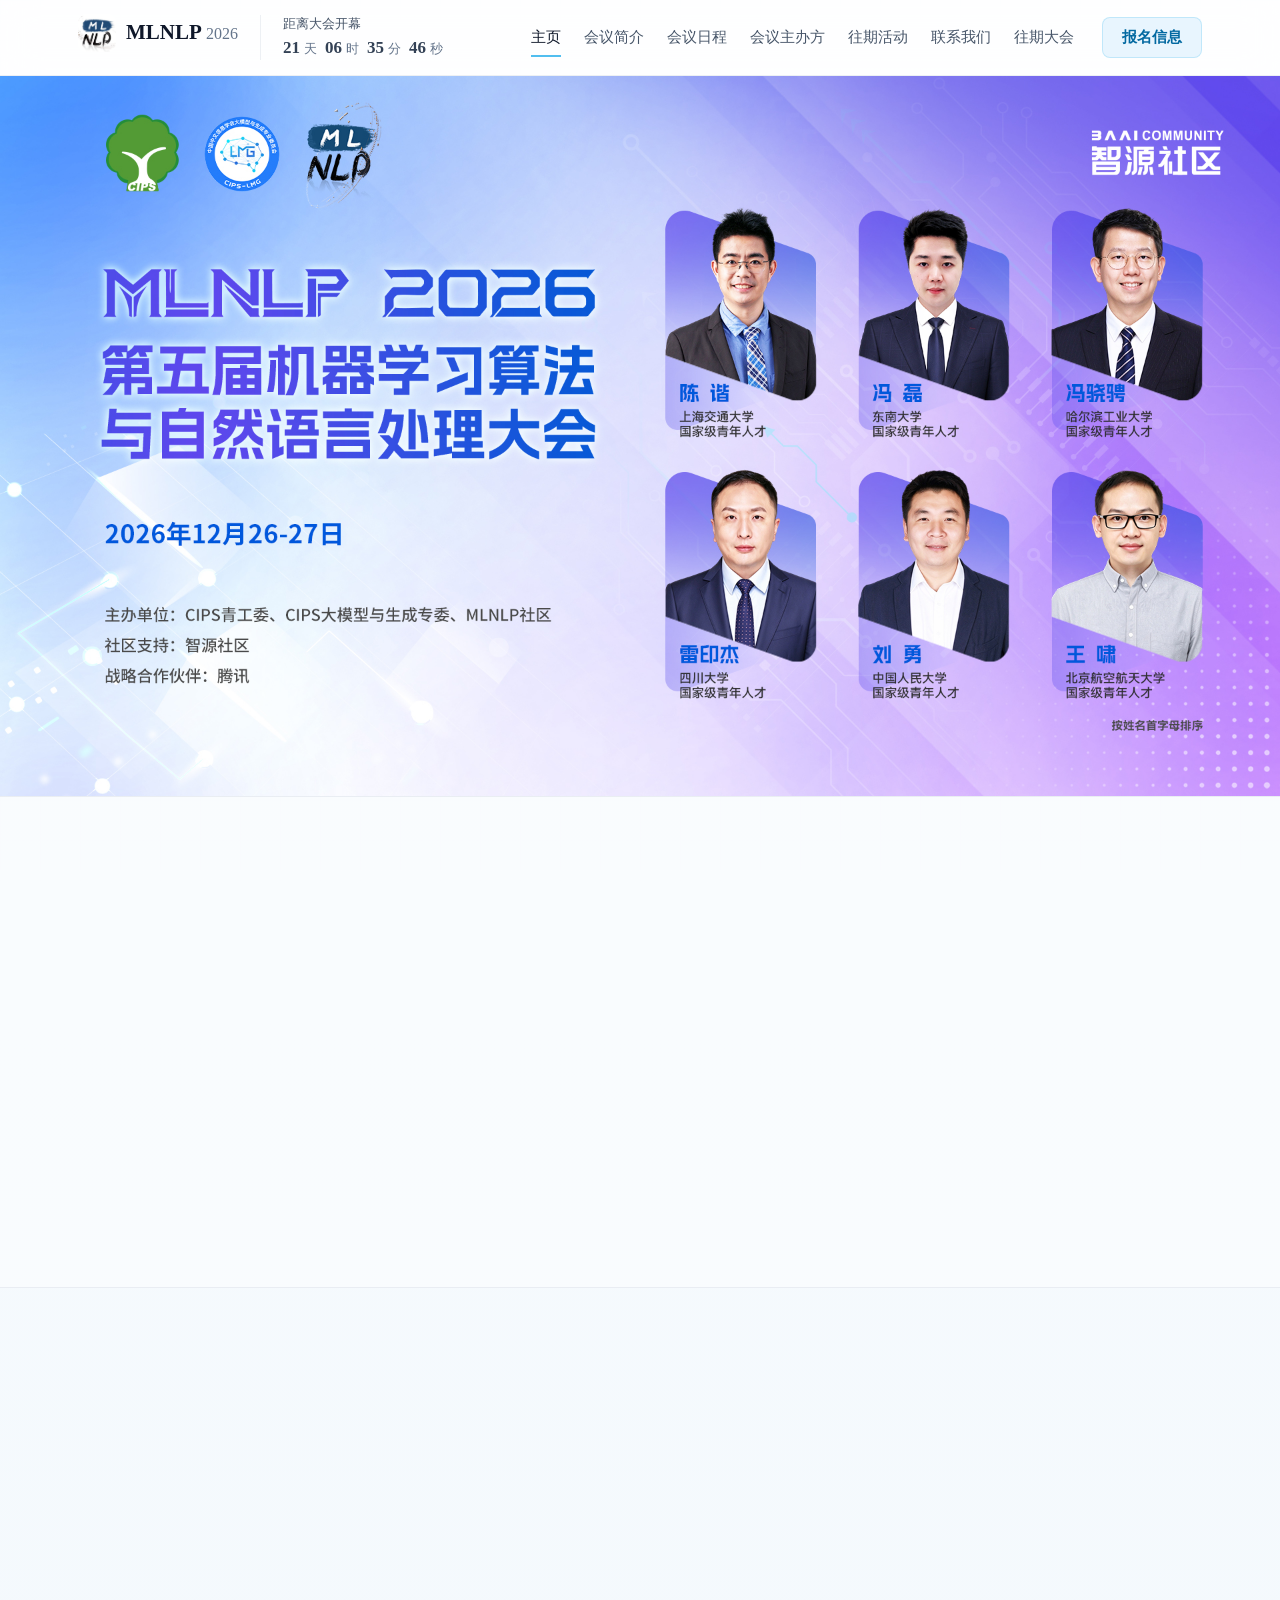
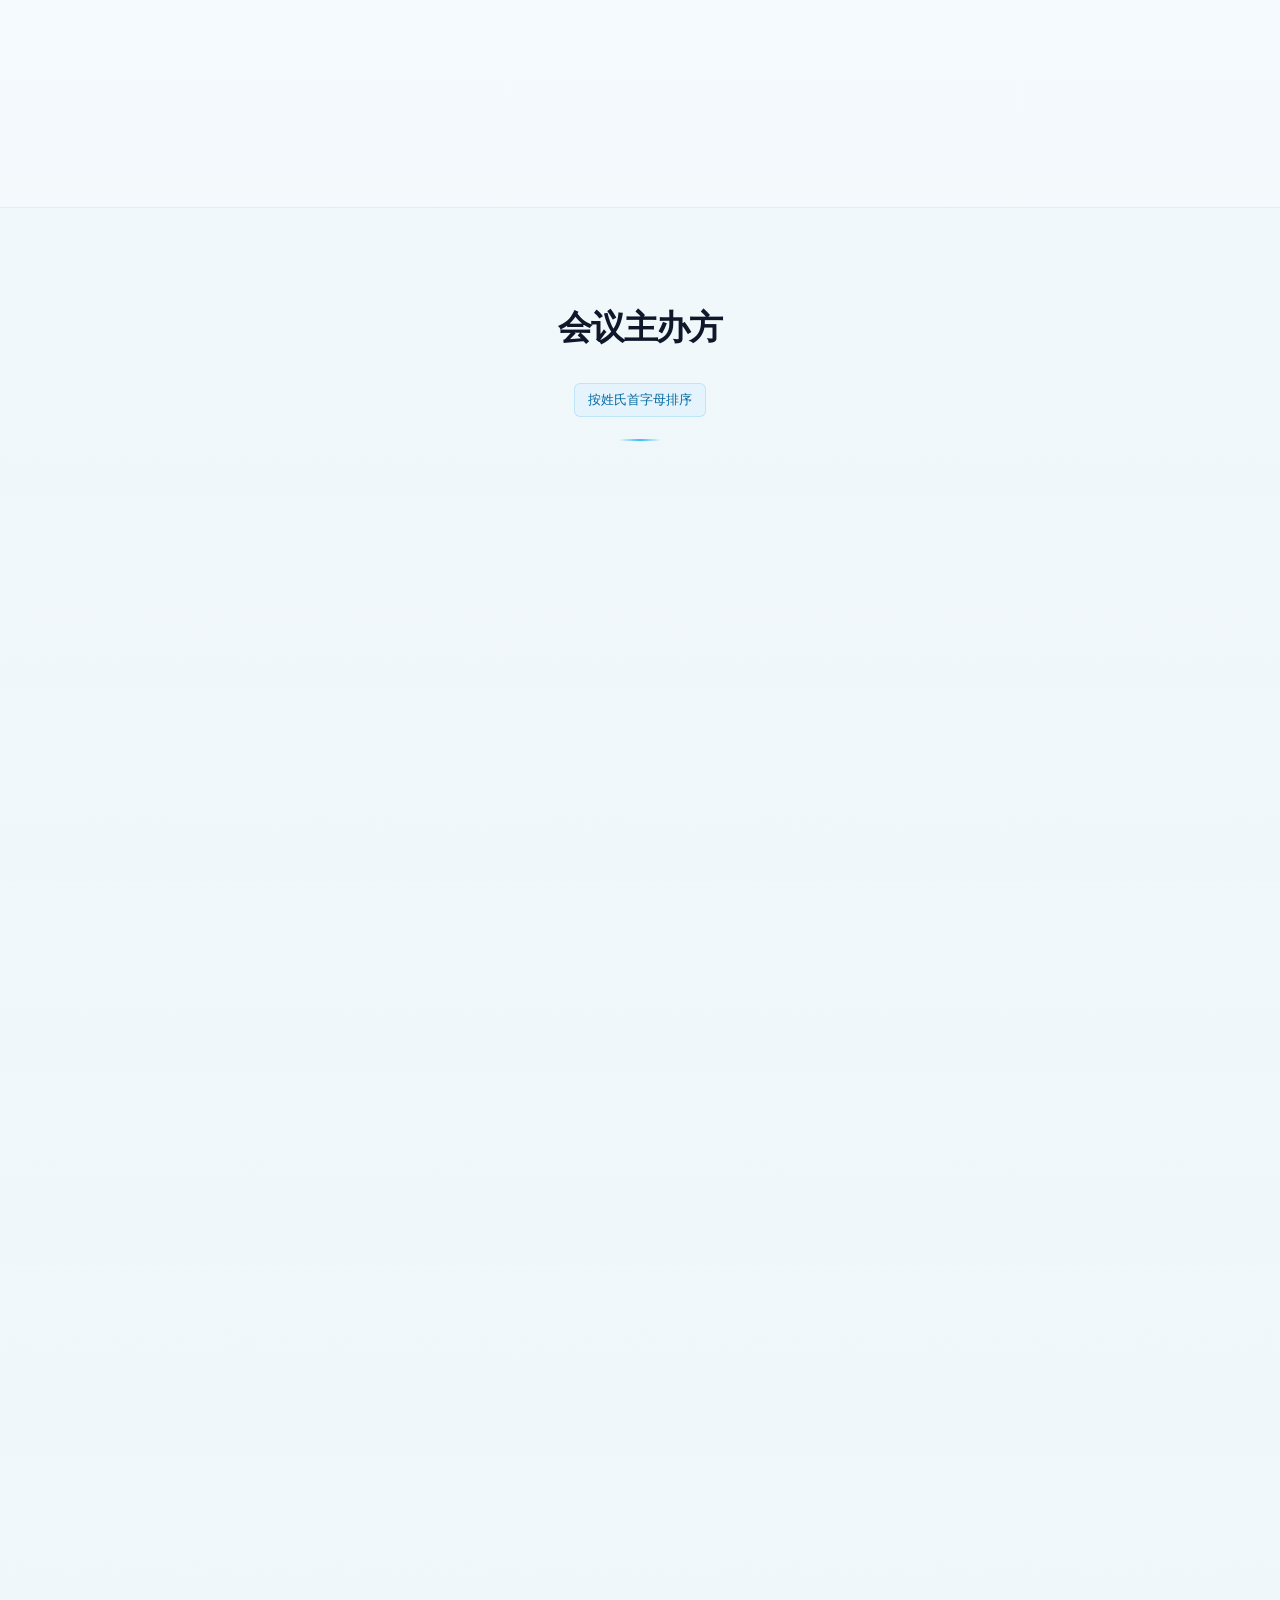
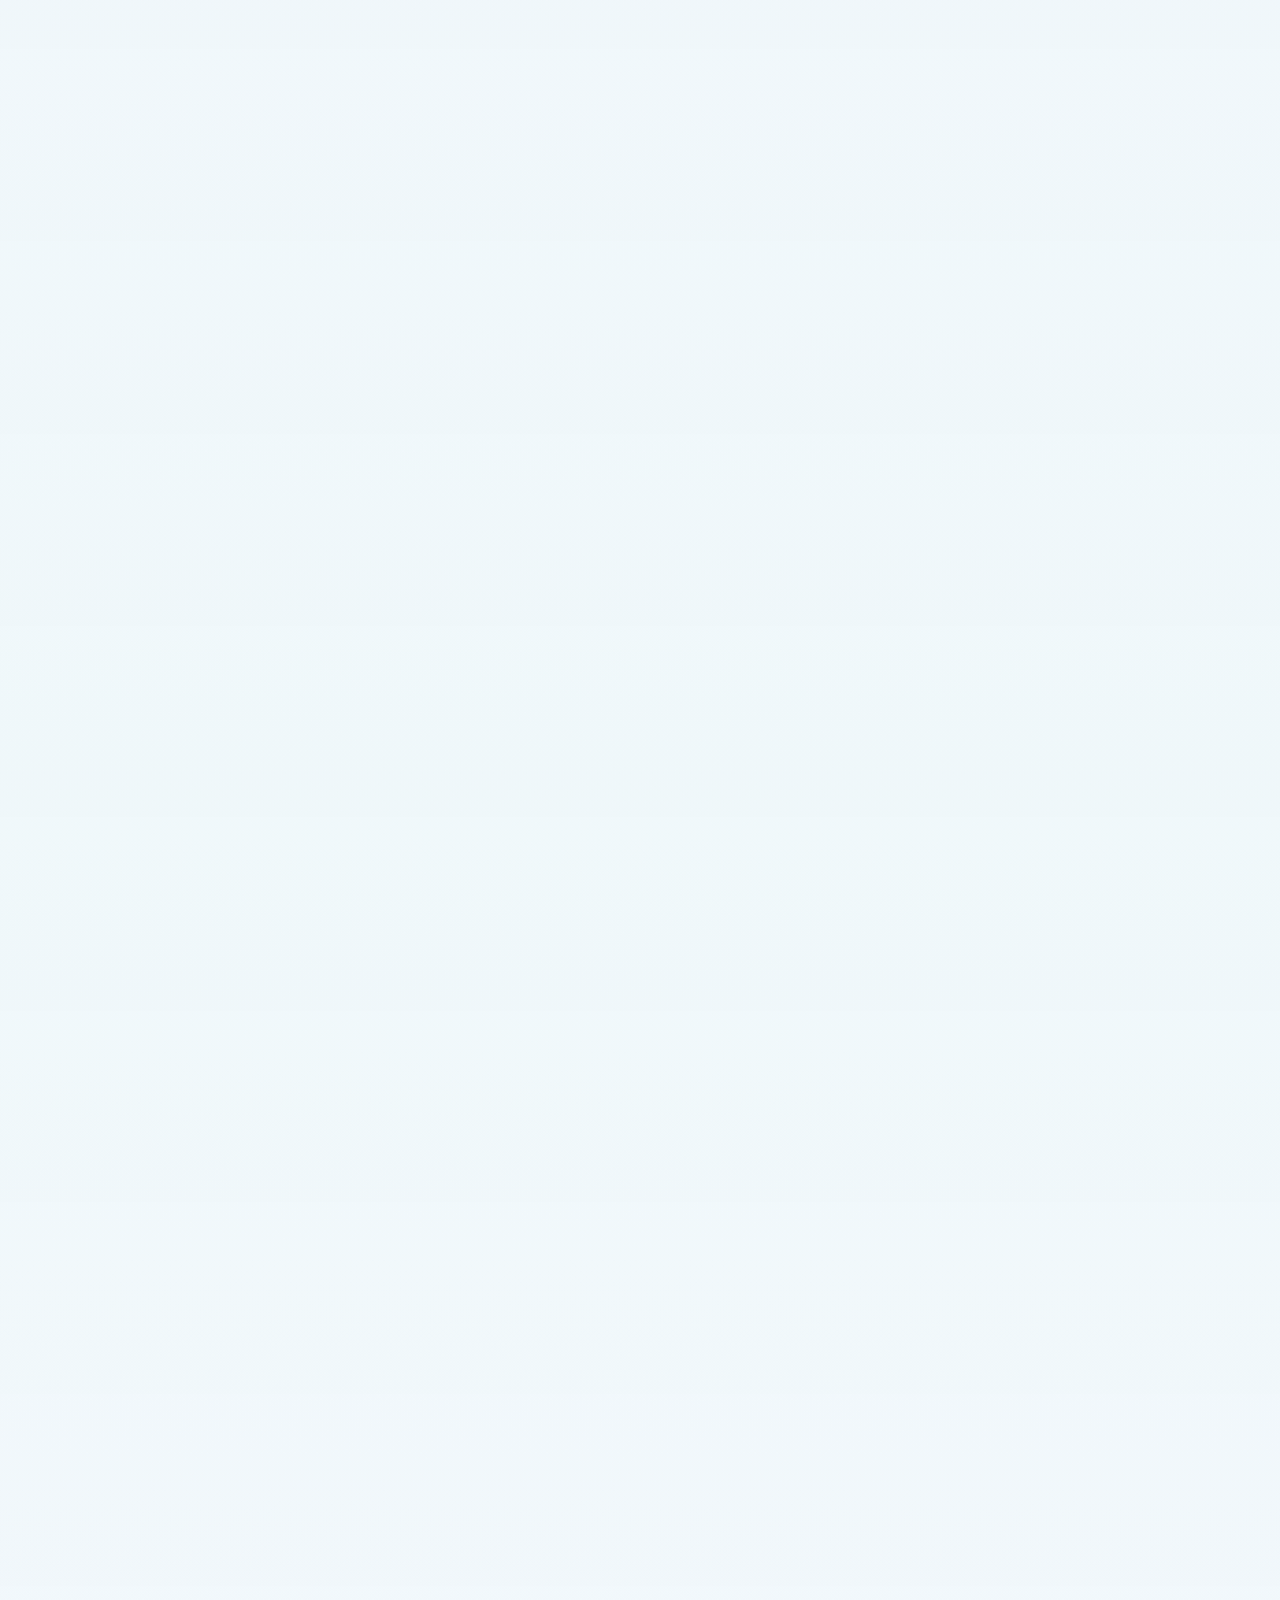
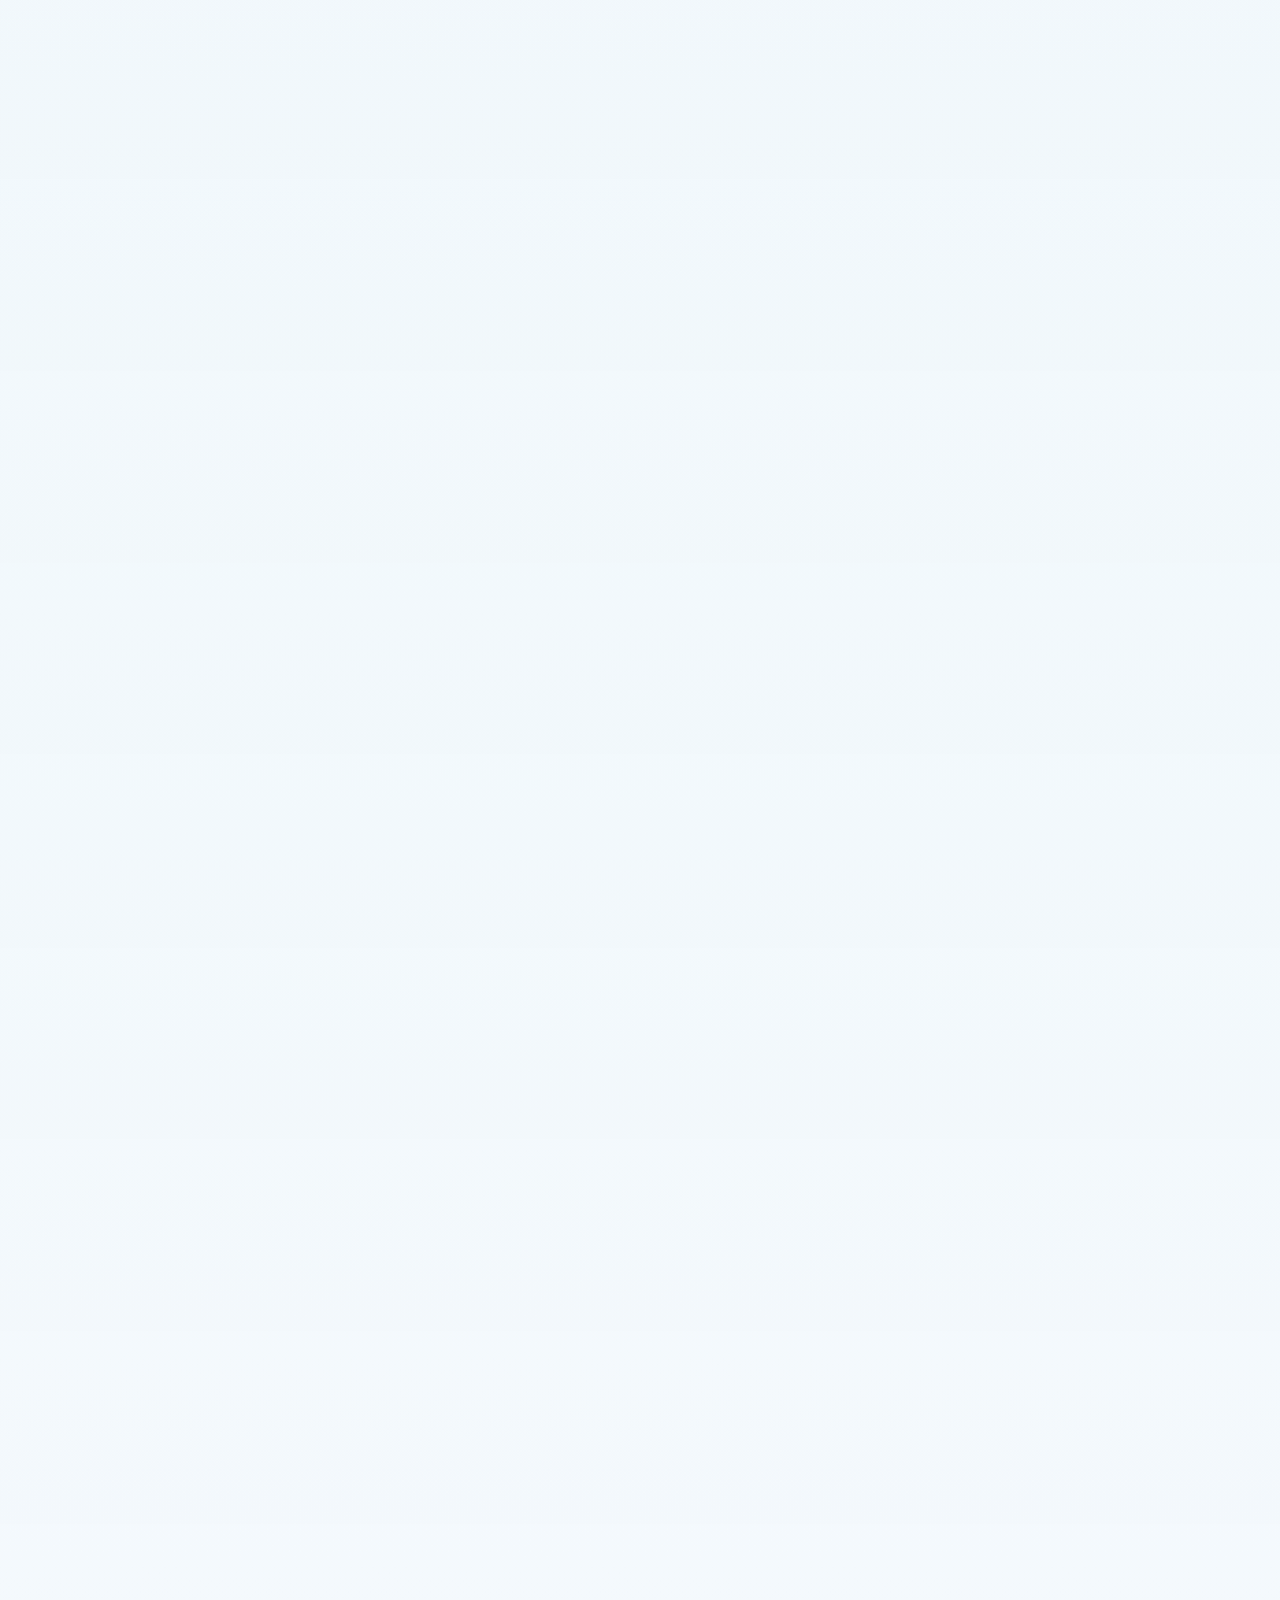
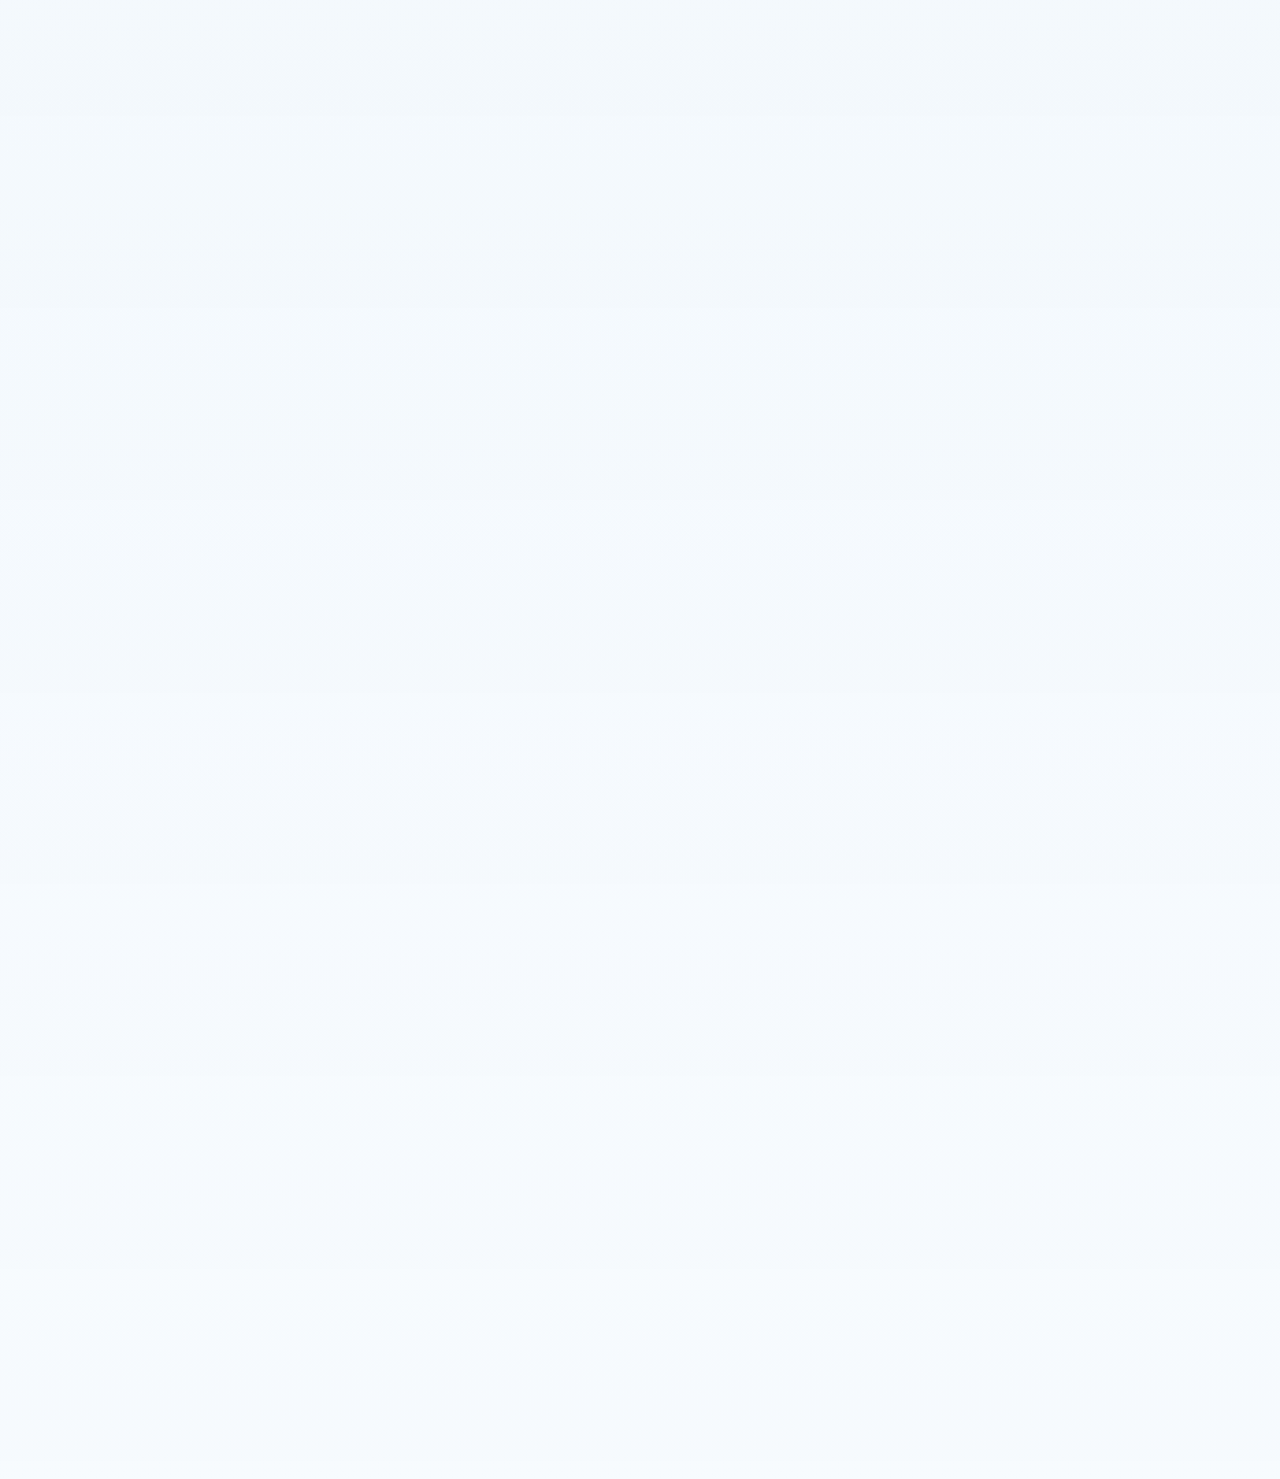
<file: index.html>
<!doctype html>
<html lang="zh-CN">
<head>
  <meta charset="utf-8">
  <meta name="viewport" content="width=device-width, initial-scale=1">
  <meta http-equiv="refresh" content="0; url=./mlnlp2026/">
  <title>MLNLP 2026 大会</title>
  <style>body{margin:0;min-height:100vh;display:grid;place-items:center;background:#f8fbff;color:#0f172a;font-family:system-ui,sans-serif}main{text-align:center;padding:24px}h1{font-size:28px}a{color:#0369a1}</style>
</head>
<body>
  <main><h1>MLNLP 2026 大会</h1><p><a href="./mlnlp2026/">进入第五届机器学习算法与自然语言处理大会网站</a></p></main>
</body>
</html>
</file>
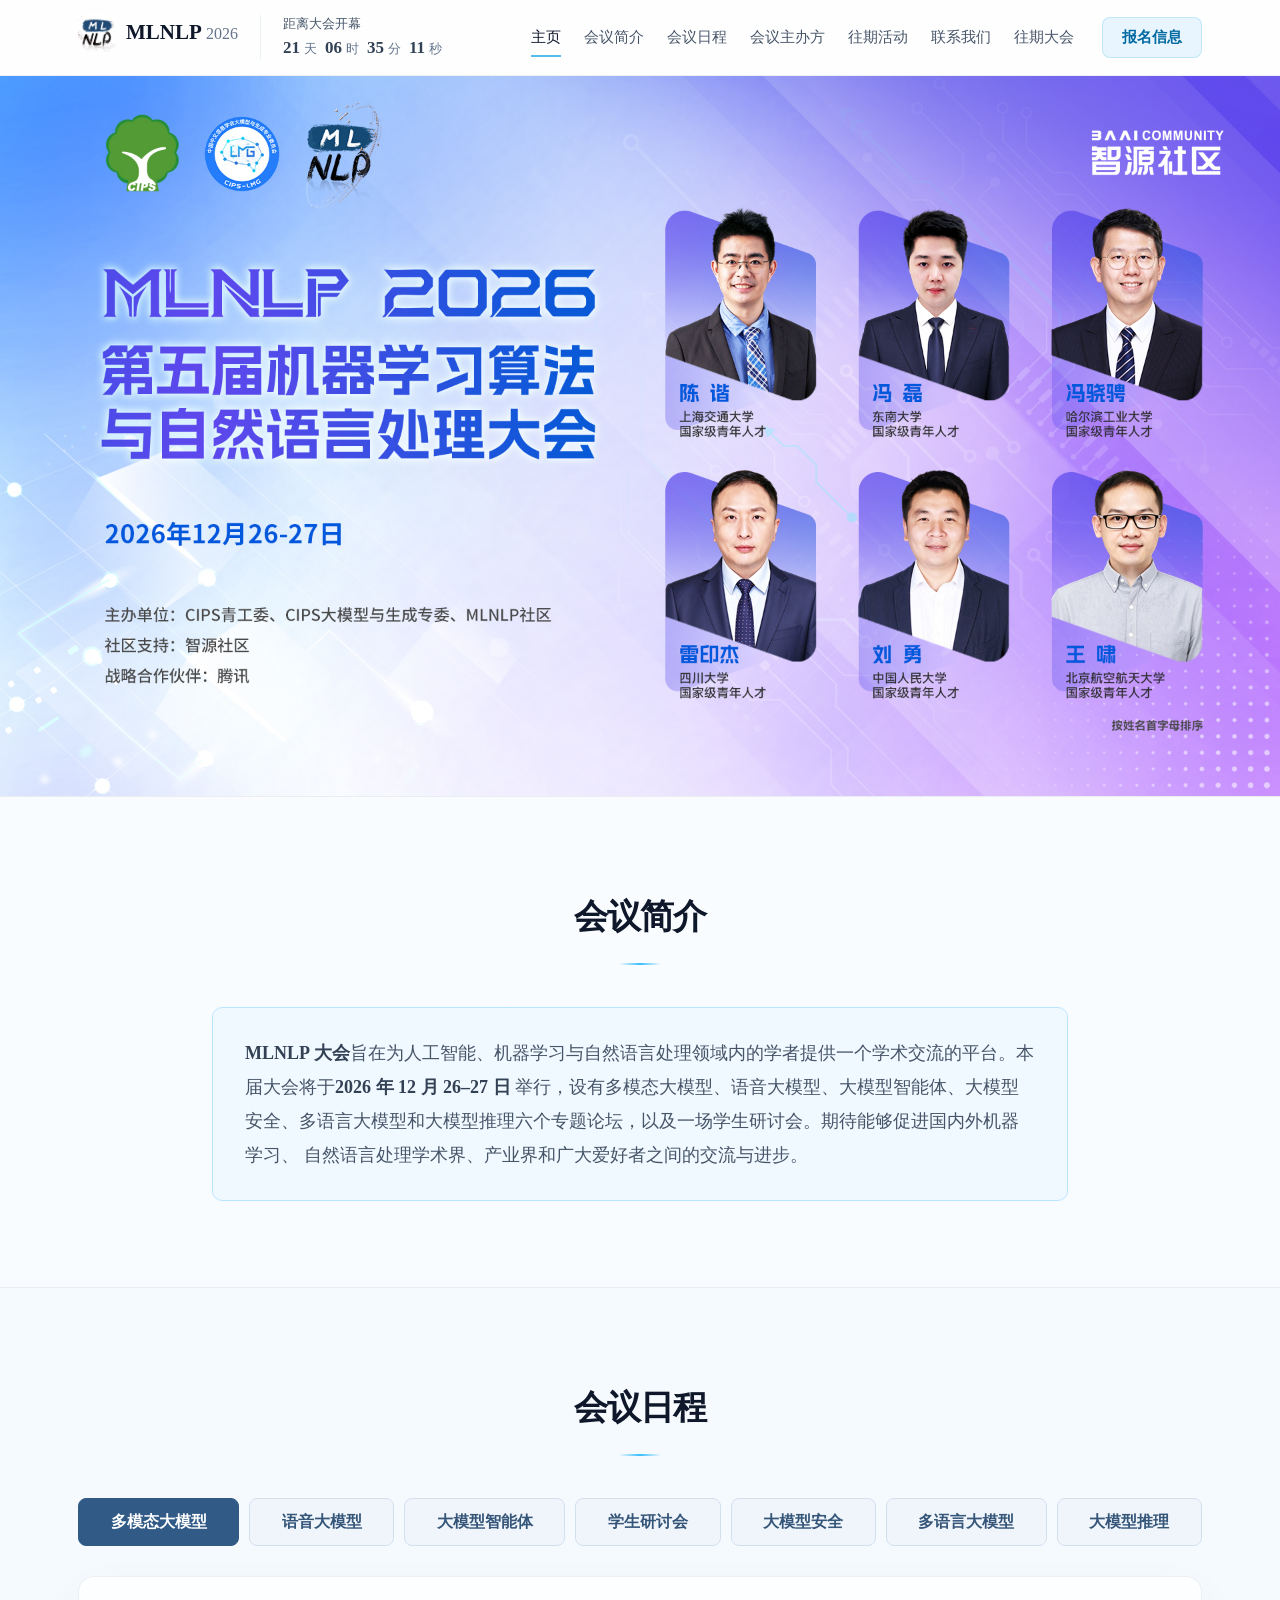
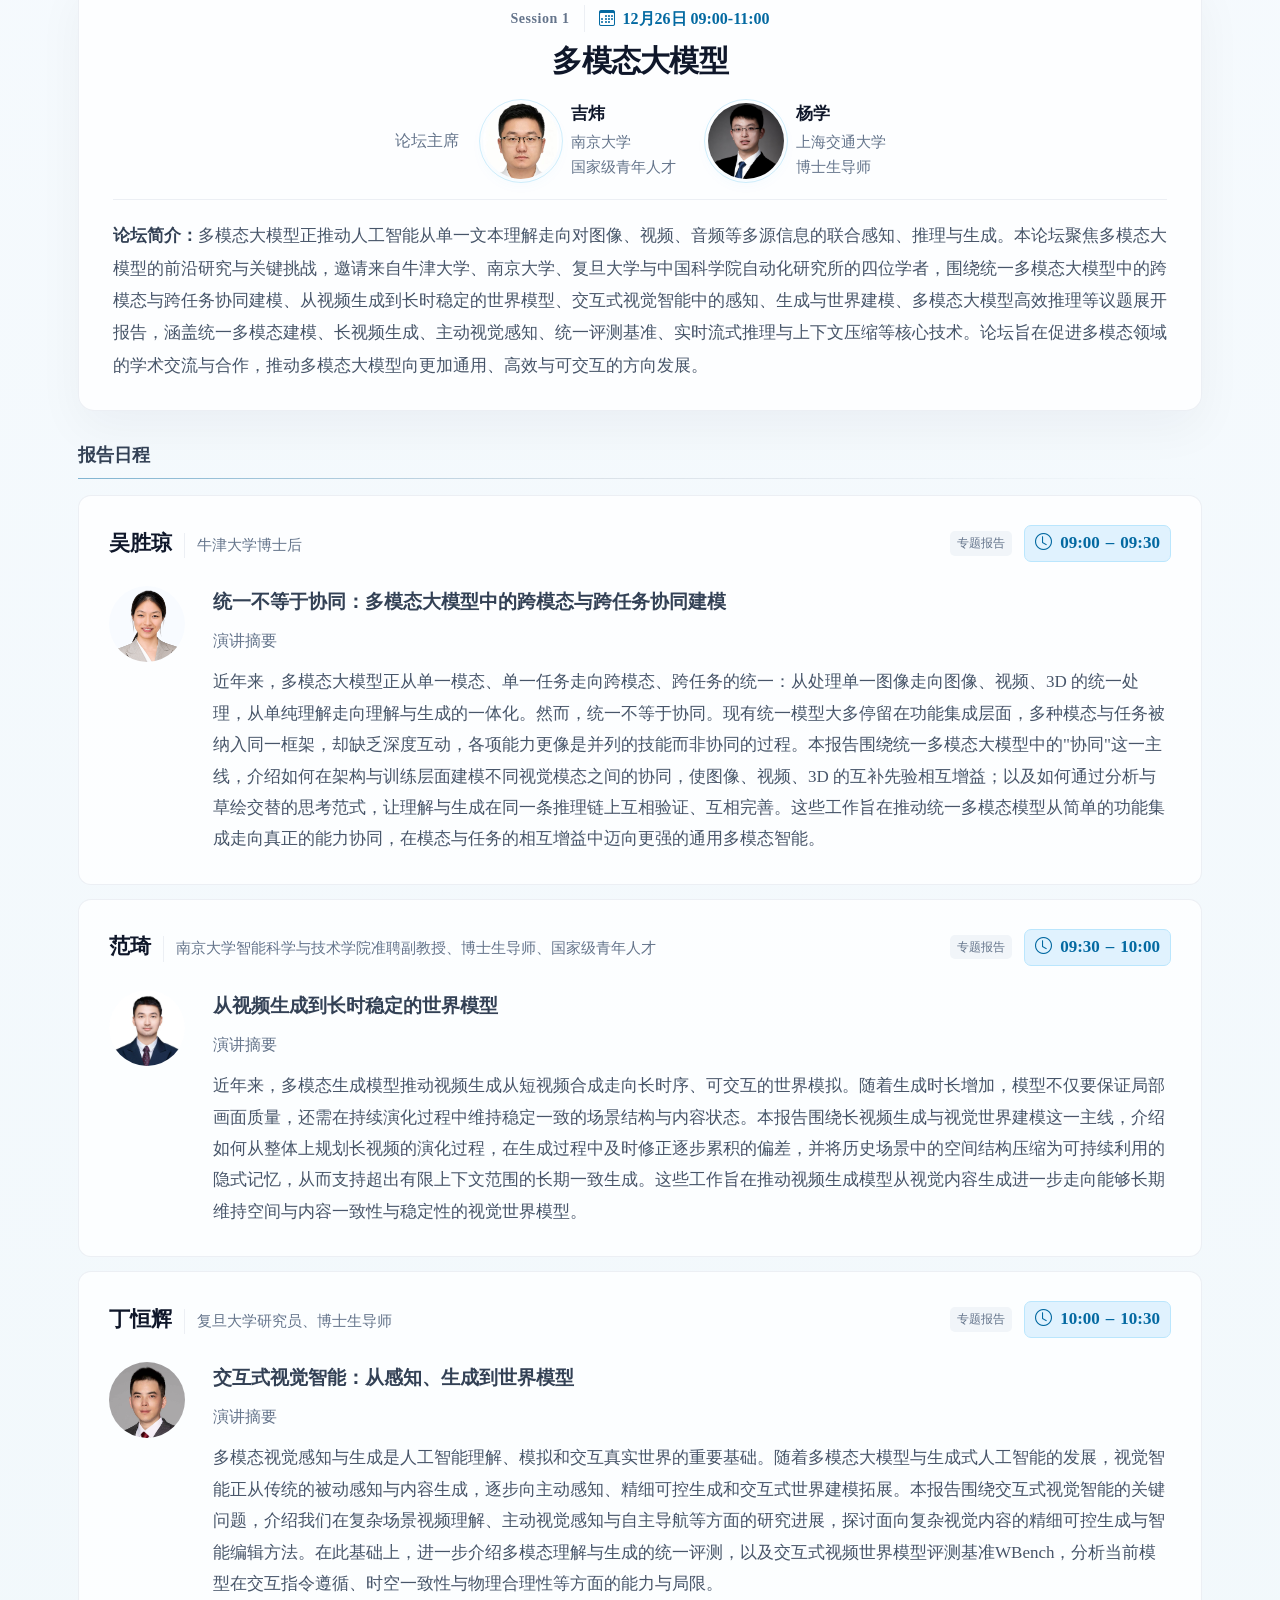
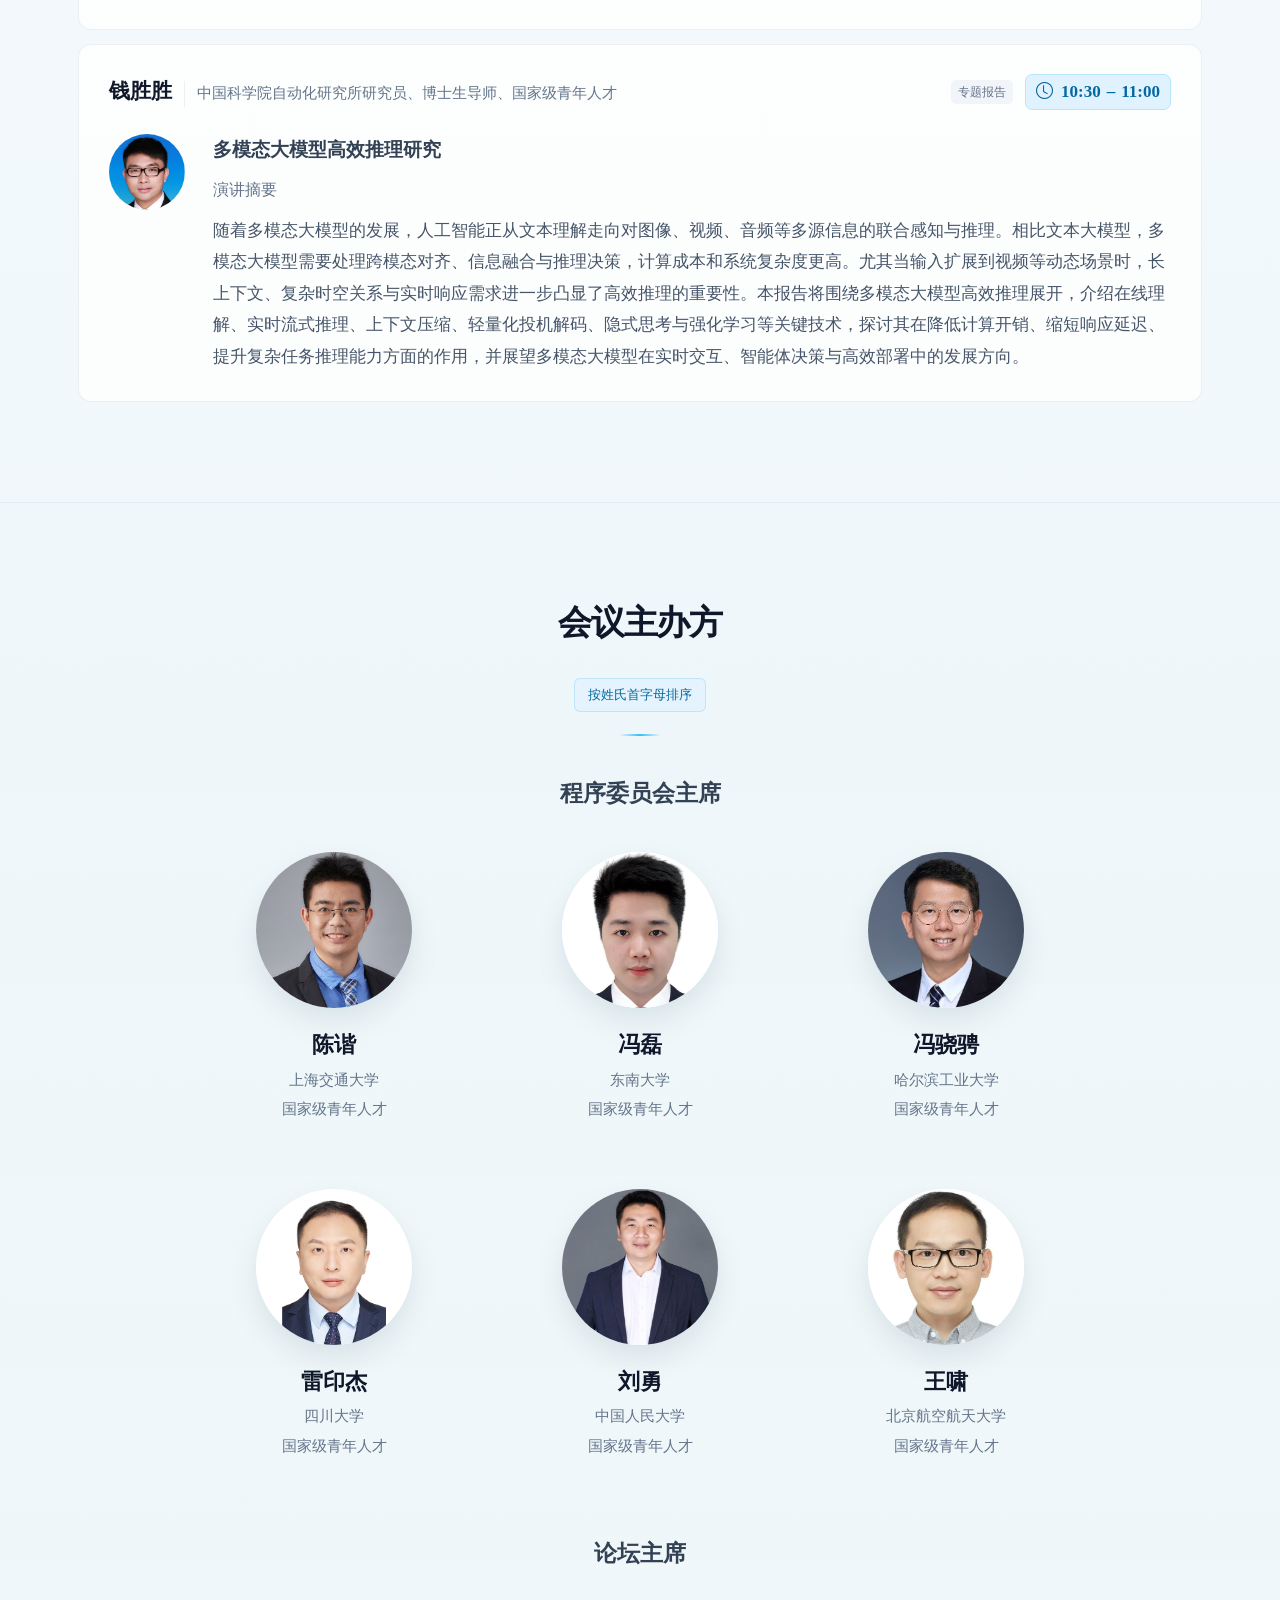
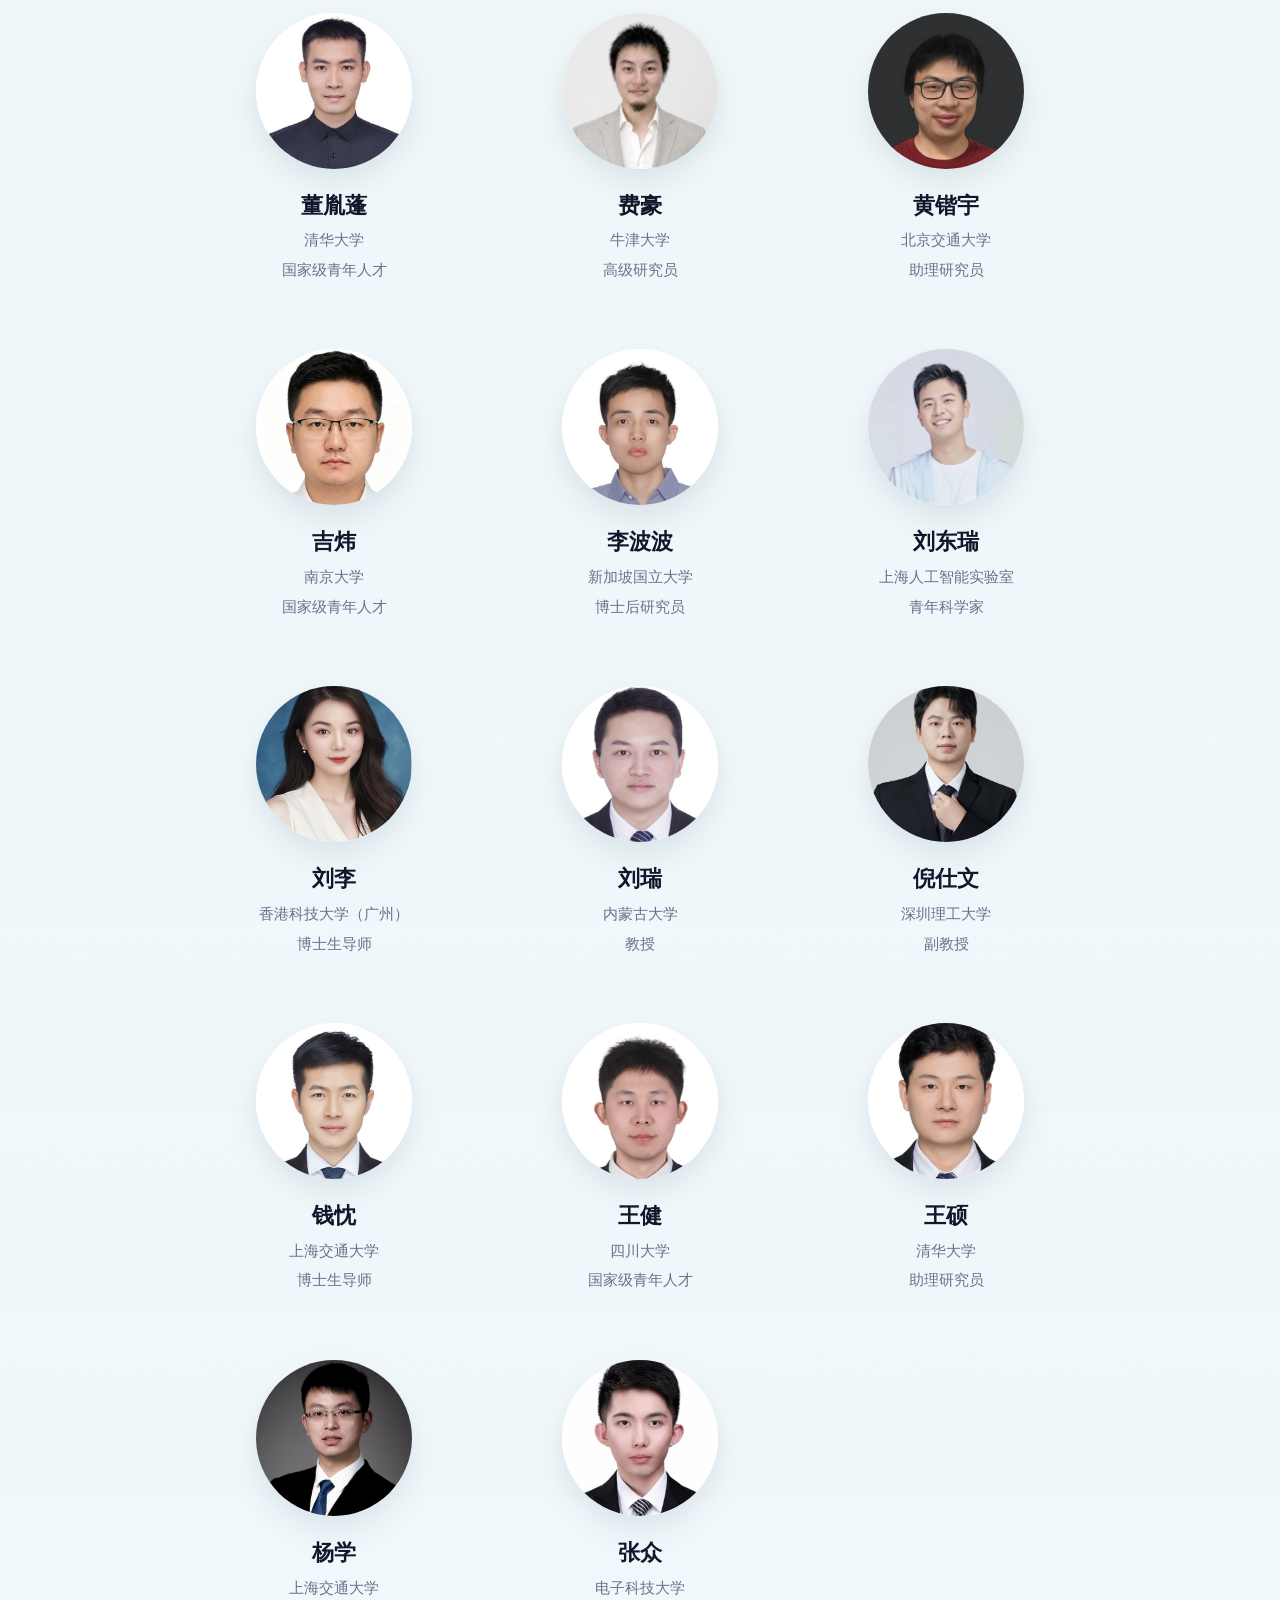
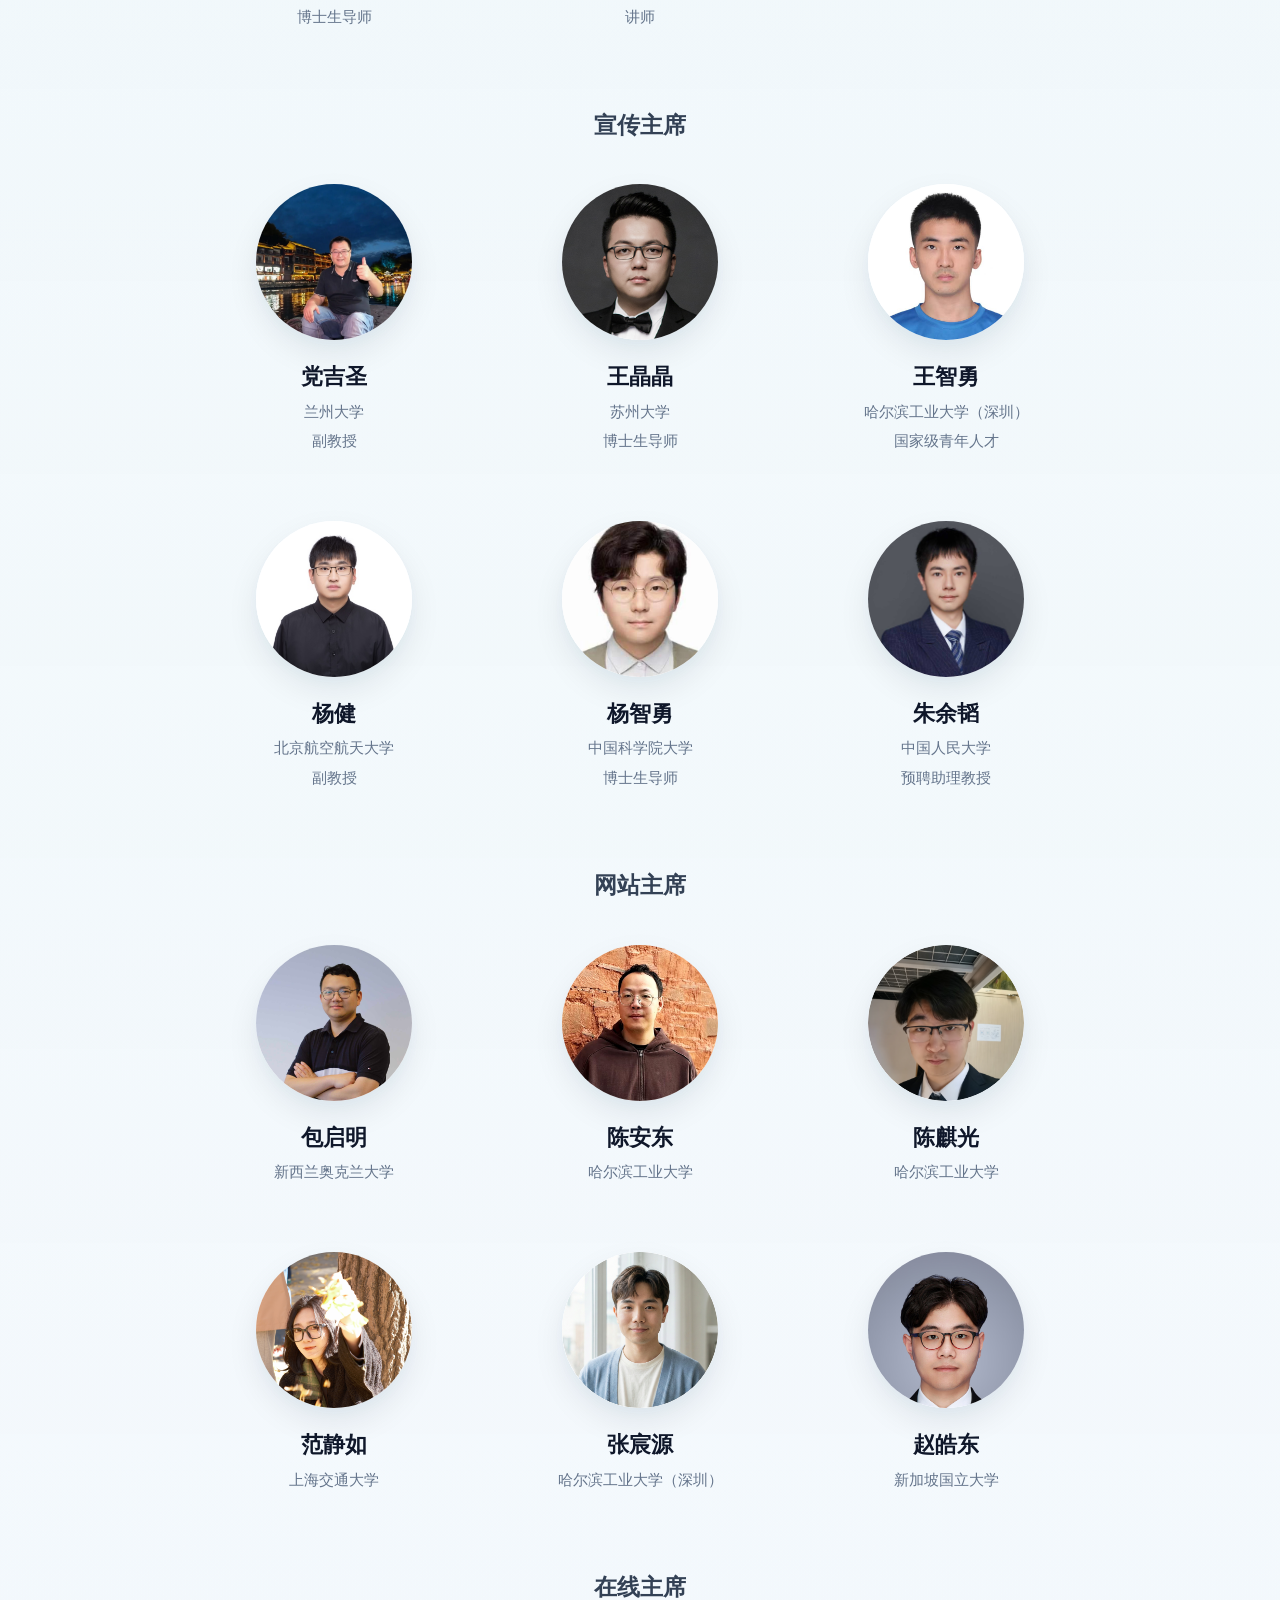
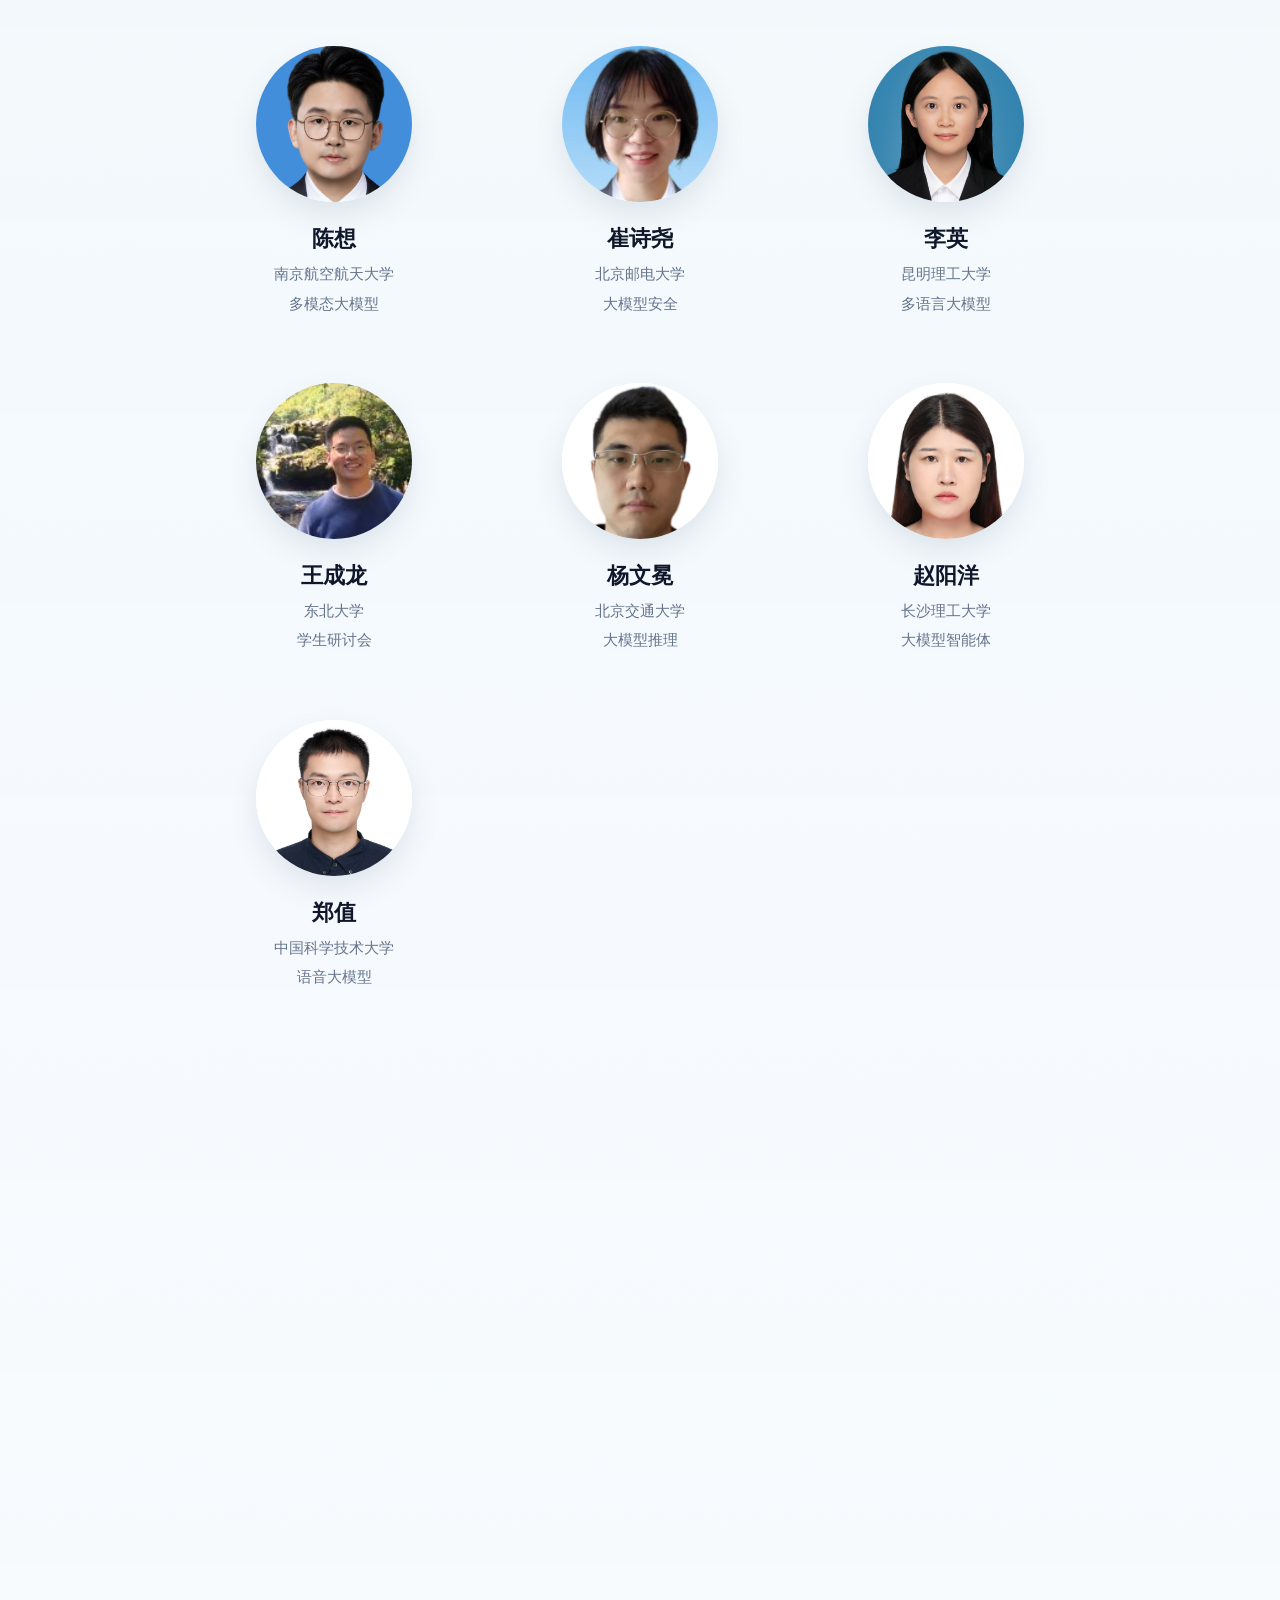
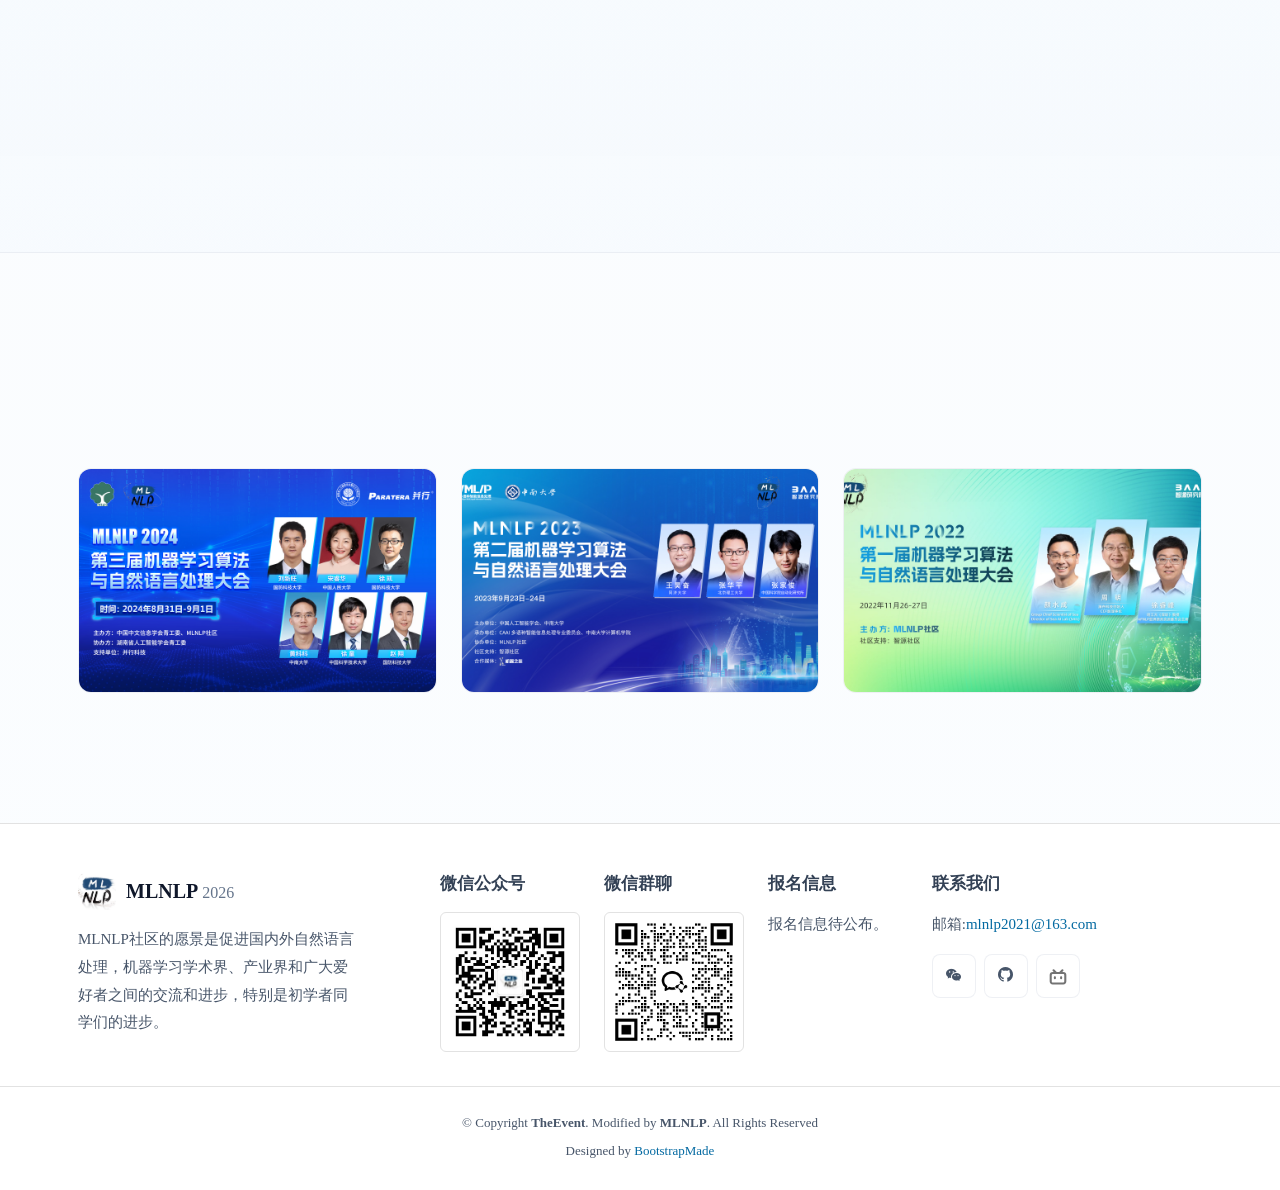
<file: mlnlp2026/index.html>
<!DOCTYPE html>
<html lang="zh-CN">

<head>
    <!-- Google tag (gtag.js) -->
    <script async src="https://www.googletagmanager.com/gtag/js?id=G-BX5RP430JB"></script>
    <script>
    window.dataLayer = window.dataLayer || [];
    function gtag(){dataLayer.push(arguments);}
    gtag('js', new Date());

    gtag('config', 'G-BX5RP430JB');
    </script>
    <meta charset="utf-8">
    <meta content="width=device-width, initial-scale=1.0" name="viewport">

    <title>MLNLP 2026 · 第五届机器学习算法与自然语言处理大会</title>
    <meta content="MLNLP 2026 第五届机器学习算法与自然语言处理大会将于 2026 年 12 月 26–27 日举行。查看专题论坛、会议日程及主办方信息。" name="description">
    <meta content="" name="keywords">

    <!-- Favicons -->
    <link href="assets/img/logo.jpeg" rel="icon">
    <link href="assets/img/logo.jpeg" rel="apple-touch-icon">

    <!-- Vendor CSS Files -->
    <link href="assets/vendor/aos/aos.css" rel="stylesheet">
    <link href="assets/vendor/bootstrap/css/bootstrap.min.css" rel="stylesheet">
    <link href="assets/vendor/bootstrap-icons/bootstrap-icons.css" rel="stylesheet">
    <link href="assets/vendor/swiper/swiper-bundle.min.css" rel="stylesheet">

    <link href="assets/css/conference.css?v=20261124-poster" rel="stylesheet">
    <script src="assets/js/conference.js?v=20261124-chair-title" defer></script>
    <!-- =======================================================
* Template Name: TheEvent - v4.9.0
* Template URL: https://bootstrapmade.com/theevent-conference-event-bootstrap-template/
* Author: BootstrapMade.com
* License: https://bootstrapmade.com/license/
======================================================== -->
</head>

<body class="conference-page">
    <a class="skip-link" href="#main">跳转到主要内容</a>

    <!-- ======= Header ======= -->
    <header id="header" class="d-flex align-items-center ">
        <div class="container-fluid container-xxl d-flex align-items-center">

            <div class="header-brand-group me-auto">
                <div id="logo" class="site-brand">
                    <a href="#hero" class="scrollto" aria-label="MLNLP 2026 首页">
                        <img src="assets/img/logo.jpeg" alt="MLNLP" width="38" height="38">
                        <span>MLNLP <span class="brand-year">2026</span></span>
                    </a>
                </div>
                <div class="conference-countdown" role="timer" aria-live="off" aria-label="大会倒计时"
                         data-start="2026-12-26T09:00:00+08:00" data-end="2026-12-27T17:30:00+08:00">
                        <span class="countdown-status">大会倒计时</span>
                        <div class="countdown-clock">
                            <span class="countdown-unit"><strong id="days">00</strong><span>天</span></span>
                            <span class="countdown-unit"><strong id="hours">00</strong><span>时</span></span>
                            <span class="countdown-unit"><strong id="minutes">00</strong><span>分</span></span>
                            <span class="countdown-unit"><strong id="seconds">00</strong><span>秒</span></span>
                        </div>
                    </div>
            </div>
            <nav id="navbar" class="navbar order-last order-lg-0" aria-label="主导航">
                <ul id="primary-navigation">
                    <li><a class="nav-link scrollto active" href="#hero">主页</a></li>
                    <li><a class="nav-link scrollto" href="#about">会议简介</a></li>
                    <li><a class="nav-link scrollto" href="#schedule">会议日程</a></li>
                    <li><a class="nav-link scrollto" href="#committee">会议主办方</a></li>
                    <li><a class="nav-link scrollto" href="#gallery">往期活动</a></li>
                    <li><a class="nav-link scrollto" href="#footer">联系我们</a></li>
                    <li><a class="nav-link scrollto" href="http://mlnlp.org/mlnlp2024/">往期大会</a></li>
                </ul>
                <button class="bi bi-list mobile-nav-toggle" type="button" aria-label="打开导航菜单" aria-controls="primary-navigation" aria-expanded="false"></button>
            </nav><!-- .navbar -->
            <a class="buy-tickets scrollto" href="#registration">报名信息</a>

        </div>
    </header><!-- End Header -->

    <!-- ======= Hero Section ======= -->
    <section id="hero" aria-labelledby="conference-title">
        <h1 id="conference-title" class="visually-hidden">MLNLP 2026 第五届机器学习算法与自然语言处理大会</h1>
        <img class="conference-poster" src="assets/img/hero-bg.jpg?v=20261124-poster"
             width="1920" height="1080" fetchpriority="high"
             alt="2026 年 12 月 26–27 日大会海报。海报人物：陈谐、冯磊、冯骁骋、雷印杰、刘勇、王啸。">
    </section>

    <main id="main" tabindex="-1">

        <!-- ======= About Section ======= -->
        <section id="about" class="section-with-bg">
            <div class="container" data-aos="fade-up">
                <div class="section-header">
                    <h2>会议简介</h2>
                </div>
                <div class="tab-content row justify-content-center" data-aos="fade-up" data-aos-delay="200">
                    <div class="col-lg-9" id="about_content">
                        <div class="about-item">
                            <p><b>MLNLP 大会</b>旨在为人工智能、机器学习与自然语言处理领域内的学者提供一个学术交流的平台。本届大会将于<b>2026 年 12 月 26–27 日</b>
                                举行，设有多模态大模型、语音大模型、大模型智能体、大模型安全、多语言大模型和大模型推理六个专题论坛，以及一场学生研讨会。期待能够促进国内外机器学习、
                                自然语言处理学术界、产业界和广大爱好者之间的交流与进步。
                            </p>
                        </div>
                    </div>
                </div>
            </div>
        </section><!-- End About Section -->

        <!-- ======= Schedule Section ======= -->
        <section id="schedule" class="section-with-bg">
            <div class="container" data-aos="fade-up">
                <div class="section-header">
                    <h2>会议日程</h2>
                </div>
                <ul class="nav nav-tabs" role="tablist" aria-label="选择论坛" data-aos="fade-up" data-aos-delay="100">
                    <li class="nav-item" role="presentation">
                        <button class="nav-link active" type="button" data-bs-target="#session-1" id="session-tab-1" role="tab" aria-controls="session-1" aria-selected="true" tabindex="0" data-bs-toggle="tab">多模态大模型</button>
                    </li>
                    <li class="nav-item" role="presentation">
                        <button class="nav-link" type="button" data-bs-target="#session-2" id="session-tab-2" role="tab" aria-controls="session-2" aria-selected="false" tabindex="-1" data-bs-toggle="tab">语音大模型</button>
                    </li>
                    <li class="nav-item" role="presentation">
                        <button class="nav-link" type="button" data-bs-target="#session-3" id="session-tab-3" role="tab" aria-controls="session-3" aria-selected="false" tabindex="-1" data-bs-toggle="tab">大模型智能体</button>
                    </li>
                    <li class="nav-item" role="presentation">
                        <button class="nav-link" type="button" data-bs-target="#session-4" id="session-tab-4" role="tab" aria-controls="session-4" aria-selected="false" tabindex="-1" data-bs-toggle="tab">学生研讨会</button>
                    </li>
                    <li class="nav-item" role="presentation">
                        <button class="nav-link" type="button" data-bs-target="#session-5" id="session-tab-5" role="tab" aria-controls="session-5" aria-selected="false" tabindex="-1" data-bs-toggle="tab">大模型安全</button>
                    </li>
                    <li class="nav-item" role="presentation">
                        <button class="nav-link" type="button" data-bs-target="#session-6" id="session-tab-6" role="tab" aria-controls="session-6" aria-selected="false" tabindex="-1" data-bs-toggle="tab">多语言大模型</button>
                    </li>
                    <li class="nav-item" role="presentation">
                        <button class="nav-link" type="button" data-bs-target="#session-7" id="session-tab-7" role="tab" aria-controls="session-7" aria-selected="false" tabindex="-1" data-bs-toggle="tab">大模型推理</button>
                    </li>
                </ul>


                <div class="tab-content row justify-content-center" data-aos="fade-up" data-aos-delay="200">

                    <div role="tabpanel" class="col-lg-9 tab-pane fade show active" id="session-1" aria-labelledby="session-tab-1" tabindex="0" aria-busy="true"><p class="schedule-loading" role="status">正在加载论坛日程…</p></div>
                    <div role="tabpanel" class="col-lg-9 tab-pane fade show" id="session-2" aria-labelledby="session-tab-2" tabindex="0" aria-busy="true"><p class="schedule-loading" role="status">正在加载论坛日程…</p></div>
                    <div role="tabpanel" class="col-lg-9 tab-pane fade show" id="session-3" aria-labelledby="session-tab-3" tabindex="0" aria-busy="true"><p class="schedule-loading" role="status">正在加载论坛日程…</p></div>
                    <div role="tabpanel" class="col-lg-9 tab-pane fade show" id="session-4" aria-labelledby="session-tab-4" tabindex="0" aria-busy="true"><p class="schedule-loading" role="status">正在加载论坛日程…</p></div>
                    <div role="tabpanel" class="col-lg-9 tab-pane fade show" id="session-5" aria-labelledby="session-tab-5" tabindex="0" aria-busy="true"><p class="schedule-loading" role="status">正在加载论坛日程…</p></div>
                    <div role="tabpanel" class="col-lg-9 tab-pane fade show" id="session-6" aria-labelledby="session-tab-6" tabindex="0" aria-busy="true"><p class="schedule-loading" role="status">正在加载论坛日程…</p></div>
                    <div role="tabpanel" class="col-lg-9 tab-pane fade show" id="session-7" aria-labelledby="session-tab-7" tabindex="0" aria-busy="true"><p class="schedule-loading" role="status">正在加载论坛日程…</p></div>

                </div>

            </div>

        </section><!-- End Schedule Section -->

        <!-- ======= Venue Section ======= -->
        <section id="committee">
            <div class="container">
                <div class="section-header">
                    <h2>会议主办方</h2>
                    <span class="sort-note">按姓氏首字母排序</span>
                </div>

                <section class="section team">
                    <div class="committee-group-wrap" data-aos="fade-up"
                        data-aos-delay="200">
                        <div class="committee-group" id="committee-group-1">
                            <h2 class="team-chair">程序委员会主席</h2>
                            <div class="row schedule-item">
                                <div class="col-lg-4 col-md-4 d-flex align-items-stretch schedule-card">
                                    <a class="member aos-init aos-animate" data-aos="fade-up" target="_blank" rel="noopener noreferrer"
                                        href="https://www.cs.sjtu.edu.cn/jiaoshiml/chenxie.html">
                                        <div class="speaker">
                                            <img loading="lazy" src="assets/img/chenxie.jpg" alt="陈谐">
                                        </div>
                                        <div class="member-info">
                                            <h4>陈谐</h4>
                                            <span>上海交通大学</span>
                                            <span class="member-title">国家级青年人才</span>
                                        </div>
                                    </a>
                                </div>
                                <div class="col-lg-4 col-md-4 d-flex align-items-stretch schedule-card">
                                    <a class="member aos-init aos-animate" data-aos="fade-up" target="_blank" rel="noopener noreferrer"
                                        href="https://cs.seu.edu.cn/fenglei/main.htm">
                                        <div class="speaker">
                                            <img loading="lazy" src="assets/img/fenglei.jpg" alt="冯磊">
                                        </div>
                                        <div class="member-info">
                                            <h4>冯磊</h4>
                                            <span>东南大学</span>
                                            <span class="member-title">国家级青年人才</span>
                                        </div>
                                    </a>
                                </div>
                                <div class="col-lg-4 col-md-4 d-flex align-items-stretch schedule-card">
                                    <a class="member aos-init aos-animate" data-aos="fade-up" target="_blank" rel="noopener noreferrer"
                                        href="https://homepage.hit.edu.cn/fengxiaocheng?lang=zh">
                                        <div class="speaker">
                                            <img loading="lazy" src="assets/img/fengxiaocheng.jpg" alt="冯骁骋">
                                        </div>
                                        <div class="member-info">
                                            <h4>冯骁骋</h4>
                                            <span>哈尔滨工业大学</span>
                                            <span class="member-title">国家级青年人才</span>
                                        </div>
                                    </a>
                                </div>
                                <div class="col-lg-4 col-md-4 d-flex align-items-stretch schedule-card">
                                    <a class="member aos-init aos-animate" data-aos="fade-up" target="_blank" rel="noopener noreferrer"
                                        href="https://faculty.scu.edu.cn/leiyinjie/zh_CN/index.htm">
                                        <div class="speaker">
                                            <img class="portrait-contain" loading="lazy" src="assets/img/leiyinjie.png" alt="雷印杰">
                                        </div>
                                        <div class="member-info">
                                            <h4>雷印杰</h4>
                                            <span>四川大学</span>
                                            <span class="member-title">国家级青年人才</span>
                                        </div>
                                    </a>
                                </div>
                                <div class="col-lg-4 col-md-4 d-flex align-items-stretch schedule-card">
                                    <a class="member aos-init aos-animate" data-aos="fade-up" target="_blank" rel="noopener noreferrer"
                                        href="https://ai.ruc.edu.cn/szdw/zrjs/ly/index.htm">
                                        <div class="speaker">
                                            <img loading="lazy" src="assets/img/liuyong.jpg" alt="刘勇">
                                        </div>
                                        <div class="member-info">
                                            <h4>刘勇</h4>
                                            <span>中国人民大学</span>
                                            <span class="member-title">国家级青年人才</span>
                                        </div>
                                    </a>
                                </div>
                                <div class="col-lg-4 col-md-4 d-flex align-items-stretch schedule-card">
                                    <a class="member aos-init aos-animate" data-aos="fade-up" target="_blank" rel="noopener noreferrer"
                                        href="https://wangxiaocs.github.io/">
                                        <div class="speaker">
                                            <img loading="lazy" src="assets/img/wangxiao.jpg" alt="王啸">
                                        </div>
                                        <div class="member-info">
                                            <h4>王啸</h4>
                                            <span>北京航空航天大学</span>
                                            <span class="member-title">国家级青年人才</span>
                                        </div>
                                    </a>
                                </div>
                            </div>
                        </div>
                    </div>
                    <div class="committee-group-wrap" data-aos="fade-up"
                        data-aos-delay="200">
                        <div class="committee-group" id="committee-group-3">
                            <h2 class="team-chair">论坛主席</h2>
                            <div class="row schedule-item" >
                                <div class="col-lg-4 col-md-4 d-flex align-items-stretch schedule-card">
                                    <a class="member aos-init aos-animate" data-aos="fade-up" target="_blank" rel="noopener noreferrer"
                                        href="https://collegeai.tsinghua.edu.cn/rydw/qzpi/dongyinpeng.htm">
                                        <div class="speaker">
                                            <img loading="lazy" src="assets/img/dongyinpeng.jpg" alt="董胤蓬">
                                        </div>
                                        <div class="member-info">
                                            <h4>董胤蓬</h4>
                                            <span>清华大学</span>
                                            <span class="member-title">国家级青年人才</span>
                                        </div>
                                    </a>
                                </div>
                                <div class="col-lg-4 col-md-4 d-flex align-items-stretch schedule-card">
                                    <a class="member aos-init aos-animate" data-aos="fade-up" target="_blank" rel="noopener noreferrer"
                                        href="https://www.cs.ox.ac.uk/people/hao.fei/">
                                        <div class="speaker">
                                            <img loading="lazy" src="assets/img/feihao.jpg" alt="费豪">
                                        </div>
                                        <div class="member-info">
                                            <h4>费豪</h4>
                                            <span>牛津大学</span>
                                            <span class="member-title">高级研究员</span>
                                        </div>
                                    </a>
                                </div>
                                <div class="col-lg-4 col-md-4 d-flex align-items-stretch schedule-card">
                                    <a class="member aos-init aos-animate" data-aos="fade-up" target="_blank" rel="noopener noreferrer"
                                        href="https://faculty.bjtu.edu.cn/10144/">
                                        <div class="speaker">
                                            <img loading="lazy" src="assets/img/huangkaiyu.jpg" alt="黄锴宇">
                                        </div>
                                        <div class="member-info">
                                            <h4>黄锴宇</h4>
                                            <span>北京交通大学</span>
                                            <span class="member-title">助理研究员</span>
                                        </div>
                                    </a>
                                </div>
                                <div class="col-lg-4 col-md-4 d-flex align-items-stretch schedule-card">
                                    <a class="member aos-init aos-animate" data-aos="fade-up" target="_blank" rel="noopener noreferrer"
                                        href="https://is.nju.edu.cn/jw/main.htm">
                                        <div class="speaker">
                                            <img loading="lazy" src="assets/img/jiwei.jpg" alt="吉炜">
                                        </div>
                                        <div class="member-info">
                                            <h4>吉炜</h4>
                                            <span>南京大学</span>
                                            <span class="member-title">国家级青年人才</span>
                                        </div>
                                    </a>
                                </div>
                                <div class="col-lg-4 col-md-4 d-flex align-items-stretch schedule-card">
                                    <a class="member aos-init aos-animate" data-aos="fade-up" target="_blank" rel="noopener noreferrer"
                                        href="https://www.libobo.site/">
                                        <div class="speaker">
                                            <img loading="lazy" src="assets/img/libobo.jpg" alt="李波波">
                                        </div>
                                        <div class="member-info">
                                            <h4>李波波</h4>
                                            <span>新加坡国立大学</span>
                                            <span class="member-title">博士后研究员</span>
                                        </div>
                                    </a>
                                </div>
                                <div class="col-lg-4 col-md-4 d-flex align-items-stretch schedule-card">
                                    <a class="member aos-init aos-animate" data-aos="fade-up" target="_blank" rel="noopener noreferrer"
                                        href="https://shenqildr.github.io/">
                                        <div class="speaker">
                                            <img loading="lazy" src="assets/img/liudongrui.jpg" alt="刘东瑞">
                                        </div>
                                        <div class="member-info">
                                            <h4>刘东瑞</h4>
                                            <span>上海人工智能实验室</span>
                                            <span class="member-title">青年科学家</span>
                                        </div>
                                    </a>
                                </div>
                                <div class="col-lg-4 col-md-4 d-flex align-items-stretch schedule-card">
                                    <a class="member aos-init aos-animate" data-aos="fade-up" target="_blank" rel="noopener noreferrer"
                                        href="https://liliu-avril.github.io/">
                                        <div class="speaker">
                                            <img loading="lazy" src="assets/img/liuli.jpg" alt="刘李">
                                        </div>
                                        <div class="member-info">
                                            <h4>刘李</h4>
                                            <span>香港科技大学（广州）</span>
                                            <span class="member-title">博士生导师</span>
                                        </div>
                                    </a>
                                </div>
                                <div class="col-lg-4 col-md-4 d-flex align-items-stretch schedule-card">
                                    <a class="member aos-init aos-animate" data-aos="fade-up" target="_blank" rel="noopener noreferrer"
                                        href="https://ttslr.github.io/index_ruiliu.html">
                                        <div class="speaker">
                                            <img loading="lazy" src="assets/img/liurui.jpg" alt="刘瑞">
                                        </div>
                                        <div class="member-info">
                                            <h4>刘瑞</h4>
                                            <span>内蒙古大学</span>
                                            <span class="member-title">教授</span>
                                        </div>
                                    </a>
                                </div>
                                <div class="col-lg-4 col-md-4 d-flex align-items-stretch schedule-card">
                                    <a class="member aos-init aos-animate" data-aos="fade-up" target="_blank" rel="noopener noreferrer"
                                        href="https://airi.suat-sz.edu.cn/info/1037/1096.htm">
                                        <div class="speaker">
                                            <img loading="lazy" src="assets/img/nishiwen.jpg" alt="倪仕文">
                                        </div>
                                        <div class="member-info">
                                            <h4>倪仕文</h4>
                                            <span>深圳理工大学</span>
                                            <span class="member-title">副教授</span>
                                        </div>
                                    </a>
                                </div>
                                <div class="col-lg-4 col-md-4 d-flex align-items-stretch schedule-card">
                                    <a class="member aos-init aos-animate" data-aos="fade-up" target="_blank" rel="noopener noreferrer"
                                        href="https://soai.sjtu.edu.cn/cn/facultydetails/zzjs/qianchen">
                                        <div class="speaker">
                                            <img loading="lazy" src="assets/img/qianchen.jpg" alt="钱忱">
                                        </div>
                                        <div class="member-info">
                                            <h4>钱忱</h4>
                                            <span>上海交通大学</span>
                                            <span class="member-title">博士生导师</span>
                                        </div>
                                    </a>
                                </div>
                                <div class="col-lg-4 col-md-4 d-flex align-items-stretch schedule-card">
                                    <a class="member aos-init aos-animate" data-aos="fade-up" target="_blank" rel="noopener noreferrer"
                                        href="https://iwangjian.github.io/">
                                        <div class="speaker">
                                            <img loading="lazy" src="assets/img/wangjian.jpg" alt="王健">
                                        </div>
                                        <div class="member-info">
                                            <h4>王健</h4>
                                            <span>四川大学</span>
                                            <span class="member-title">国家级青年人才</span>
                                        </div>
                                    </a>
                                </div>
                                <div class="col-lg-4 col-md-4 d-flex align-items-stretch schedule-card">
                                    <a class="member aos-init aos-animate" data-aos="fade-up" target="_blank" rel="noopener noreferrer"
                                        href="https://air.tsinghua.edu.cn/info/1046/2548.htm">
                                        <div class="speaker">
                                            <img loading="lazy" src="assets/img/wangshuo.jpg" alt="王硕">
                                        </div>
                                        <div class="member-info">
                                            <h4>王硕</h4>
                                            <span>清华大学</span>
                                            <span class="member-title">助理研究员</span>
                                        </div>
                                    </a>
                                </div>
                                <div class="col-lg-4 col-md-4 d-flex align-items-stretch schedule-card">
                                    <a class="member aos-init aos-animate" data-aos="fade-up" target="_blank" rel="noopener noreferrer"
                                        href="https://sais.sjtu.edu.cn/faculty/yangxue.html">
                                        <div class="speaker">
                                            <img loading="lazy" src="assets/img/yangxue.jpg" alt="杨学">
                                        </div>
                                        <div class="member-info">
                                            <h4>杨学</h4>
                                            <span>上海交通大学</span>
                                            <span class="member-title">博士生导师</span>
                                        </div>
                                    </a>
                                </div>
                                <div class="col-lg-4 col-md-4 d-flex align-items-stretch schedule-card">
                                    <a class="member aos-init aos-animate" data-aos="fade-up" target="_blank" rel="noopener noreferrer"
                                        href="https://faculty.uestc.edu.cn/zhangzhong123/zh_CN/index.htm">
                                        <div class="speaker">
                                            <img loading="lazy" src="assets/img/zhangzhong.jpg" alt="张众">
                                        </div>
                                        <div class="member-info">
                                            <h4>张众</h4>
                                            <span>电子科技大学</span>
                                            <span class="member-title">讲师</span>
                                        </div>
                                    </a>
                                </div>
                            </div>
                        </div>
                    </div>
                    <div class="committee-group-wrap" data-aos="fade-up"
                        data-aos-delay="200">
                        <div class="committee-group" id="committee-group-4">
                            <h2 class="team-chair">宣传主席</h2>
                            <div class="row schedule-item">
                                <div class="col-lg-4 col-md-4 d-flex align-items-stretch schedule-card">
                                    <a class="member aos-init aos-animate" data-aos="fade-up" target="_blank" rel="noopener noreferrer"
                                        href="https://uais.lzu.edu.cn/?p=4521">
                                        <div class="speaker">
                                            <img loading="lazy" src="assets/img/dangjisheng.webp" alt="党吉圣">
                                        </div>
                                        <div class="member-info">
                                            <h4>党吉圣</h4>
                                            <span>兰州大学</span>
                                            <span class="member-title">副教授</span>
                                        </div>
                                    </a>
                                </div>
                                <div class="col-lg-4 col-md-4 d-flex align-items-stretch schedule-card">
                                    <a class="member aos-init aos-animate" data-aos="fade-up" target="_blank" rel="noopener noreferrer"
                                        href="https://djingwang.github.io/">
                                        <div class="speaker">
                                            <img loading="lazy" src="assets/img/committee/wangjingjing.png" alt="王晶晶">
                                        </div>
                                        <div class="member-info">
                                            <h4>王晶晶</h4>
                                            <span>苏州大学</span>
                                            <span class="member-title">博士生导师</span>
                                        </div>
                                    </a>
                                </div>
                                <div class="col-lg-4 col-md-4 d-flex align-items-stretch schedule-card">
                                    <a class="member aos-init aos-animate" data-aos="fade-up" target="_blank" rel="noopener noreferrer"
                                        href="https://zhiyongwangwzy.github.io/">
                                        <div class="speaker">
                                            <img loading="lazy" src="assets/img/wangzhiyong.jpg" alt="王智勇">
                                        </div>
                                        <div class="member-info">
                                            <h4>王智勇</h4>
                                            <span>哈尔滨工业大学（深圳）</span>
                                            <span class="member-title">国家级青年人才</span>
                                        </div>
                                    </a>
                                </div>
                                <div class="col-lg-4 col-md-4 d-flex align-items-stretch schedule-card">
                                    <div class="member aos-init aos-animate" data-aos="fade-up">
                                        <div class="speaker">
                                            <img loading="lazy" src="assets/img/yangjian.png" alt="杨健">
                                        </div>
                                        <div class="member-info">
                                            <h4>杨健</h4>
                                            <span>北京航空航天大学</span>
                                            <span class="member-title">副教授</span>
                                        </div>
                                    </div>
                                </div>
                                <div class="col-lg-4 col-md-4 d-flex align-items-stretch schedule-card">
                                    <a class="member aos-init aos-animate" data-aos="fade-up" target="_blank" rel="noopener noreferrer"
                                        href="https://people.ucas.edu.cn/~yangzhiyong21">
                                        <div class="speaker">
                                            <img loading="lazy" src="assets/img/yangzhiyong.png" alt="杨智勇">
                                        </div>
                                        <div class="member-info">
                                            <h4>杨智勇</h4>
                                            <span>中国科学院大学</span>
                                            <span class="member-title">博士生导师</span>
                                        </div>
                                    </a>
                                </div>
                                <div class="col-lg-4 col-md-4 d-flex align-items-stretch schedule-card">
                                    <a class="member aos-init aos-animate" data-aos="fade-up" target="_blank" rel="noopener noreferrer"
                                        href="https://ai.ruc.edu.cn/szdw/zrjs/zyt/index.htm">
                                        <div class="speaker">
                                            <img loading="lazy" src="assets/img/committee/zhuyutao.jpeg" alt="朱余韬">
                                        </div>
                                        <div class="member-info">
                                            <h4>朱余韬</h4>
                                            <span>中国人民大学</span>
                                            <span class="member-title">预聘助理教授</span>
                                        </div>
                                    </a>
                                </div>
                            </div>
                        </div>
                    </div>

                    <div class="committee-group-wrap" data-aos="fade-up"
                        data-aos-delay="200">
                        <div class="committee-group" id="committee-group-5">
                            <h2 class="team-chair">网站主席</h2>
                            <div class="row schedule-item">
                                <div class="col-lg-4 col-md-4 d-flex align-items-stretch schedule-card">
                                    <a class="member aos-init aos-animate" data-aos="fade-up" target="_blank" rel="noopener noreferrer"
                                        href="https://qiming-bao.pages.dev/">
                                        <div class="speaker">
                                            <img loading="lazy" src="assets/img/baoqiming.png" alt="包启明">
                                        </div>
                                        <div class="member-info">
                                            <h4>包启明</h4>
                                            <span>新西兰奥克兰大学</span>
                                        </div>
                                    </a>
                                </div>
                                <div class="col-lg-4 col-md-4 d-flex align-items-stretch schedule-card">
                                    <a class="member aos-init aos-animate" data-aos="fade-up" target="_blank" rel="noopener noreferrer"
                                        href="https://scholar.google.com/citations?user=tcb9VT8AAAAJ&amp;hl=zh-CN">
                                        <div class="speaker">
                                            <img loading="lazy" src="assets/img/chenandong.png" alt="陈安东">
                                        </div>
                                        <div class="member-info">
                                            <h4>陈安东</h4>
                                            <span>哈尔滨工业大学</span>
                                        </div>
                                    </a>
                                </div>
                                <div class="col-lg-4 col-md-4 d-flex align-items-stretch schedule-card">
                                    <a class="member aos-init aos-animate" data-aos="fade-up" target="_blank" rel="noopener noreferrer"
                                        href="https://lightchen233.github.io/">
                                        <div class="speaker">
                                            <img loading="lazy" src="assets/img/chenqiguang.png" alt="陈麒光">
                                        </div>
                                        <div class="member-info">
                                            <h4>陈麒光</h4>
                                            <span>哈尔滨工业大学</span>
                                        </div>
                                    </a>
                                </div>
                                <div class="col-lg-4 col-md-4 d-flex align-items-stretch schedule-card">
                                    <a class="member aos-init aos-animate" data-aos="fade-up" target="_blank" rel="noopener noreferrer"
                                        href="https://ffcosmos.github.io/">
                                        <div class="speaker">
                                            <img loading="lazy" src="assets/img/fanjingru.png" alt="范静如">
                                        </div>
                                        <div class="member-info">
                                            <h4>范静如</h4>
                                            <span>上海交通大学</span>
                                        </div>
                                    </a>
                                </div>
                                <div class="col-lg-4 col-md-4 d-flex align-items-stretch schedule-card">
                                    <a class="member aos-init aos-animate" data-aos="fade-up" target="_blank" rel="noopener noreferrer"
                                        href="https://github.com/chenyuanTKCY">
                                        <div class="speaker">
                                            <img loading="lazy" src="assets/img/zhangchenyuan.png" alt="张宸源">
                                        </div>
                                        <div class="member-info">
                                            <h4>张宸源</h4>
                                            <span>哈尔滨工业大学（深圳）</span>
                                        </div>
                                    </a>
                                </div>
                                <div class="col-lg-4 col-md-4 d-flex align-items-stretch schedule-card">
                                    <a class="member aos-init aos-animate" data-aos="fade-up" target="_blank" rel="noopener noreferrer"
                                        href="https://dongdongzhaoup.github.io/">
                                        <div class="speaker">
                                            <img loading="lazy" src="assets/img/zhaohaodong.png" alt="赵皓东">
                                        </div>
                                        <div class="member-info">
                                            <h4>赵皓东</h4>
                                            <span>新加坡国立大学</span>
                                        </div>
                                    </a>
                                </div>
                            </div>
                        </div>

                    </div>


                    <div class="committee-group-wrap" data-aos="fade-up"
                        data-aos-delay="200">
                        <div class="committee-group" id="committee-group-6">
                            <h2 class="team-chair">在线主席</h2>
                            <div class="row schedule-item">
                                <div class="col-lg-4 col-md-4 d-flex align-items-stretch schedule-card">
                                    <a class="member aos-init aos-animate" data-aos="fade-up" target="_blank" rel="noopener noreferrer"
                                        href="https://faculty.nuaa.edu.cn/ChenXiang/zh_CN/index.htm">
                                        <div class="speaker">
                                            <img loading="lazy" src="assets/img/chenxiang.png" alt="陈想">
                                        </div>
                                        <div class="member-info">
                                            <h4>陈想</h4>
                                            <span>南京航空航天大学</span>
                                            <span class="member-title">多模态大模型</span>
                                        </div>
                                    </a>
                                </div>
                                <div class="col-lg-4 col-md-4 d-flex align-items-stretch schedule-card">
                                    <div class="member aos-init aos-animate" data-aos="fade-up">
                                        <div class="speaker">
                                            <img loading="lazy" src="assets/img/speakers/cuishiyao.jpg" alt="崔诗尧">
                                        </div>
                                        <div class="member-info">
                                            <h4>崔诗尧</h4>
                                            <span>北京邮电大学</span>
                                            <span class="member-title">大模型安全</span>
                                        </div>
                                    </div>
                                </div>
                                <div class="col-lg-4 col-md-4 d-flex align-items-stretch schedule-card">
                                    <a class="member aos-init aos-animate" data-aos="fade-up" target="_blank" rel="noopener noreferrer"
                                        href="https://xzy.kust.edu.cn/info/1129/3843.htm">
                                        <div class="speaker">
                                            <img loading="lazy" src="assets/img/liying.jpg" alt="李英">
                                        </div>
                                        <div class="member-info">
                                            <h4>李英</h4>
                                            <span>昆明理工大学</span>
                                            <span class="member-title">多语言大模型</span>
                                        </div>
                                    </a>
                                </div>
                                <div class="col-lg-4 col-md-4 d-flex align-items-stretch schedule-card">
                                    <a class="member aos-init aos-animate" data-aos="fade-up" target="_blank" rel="noopener noreferrer"
                                        href="https://wangclnlp.github.io/wangchenglong.github.io/">
                                        <div class="speaker">
                                            <img loading="lazy" src="assets/img/wangchenglong.png" alt="王成龙">
                                        </div>
                                        <div class="member-info">
                                            <h4>王成龙</h4>
                                            <span>东北大学</span>
                                            <span class="member-title">学生研讨会</span>
                                        </div>
                                    </a>
                                </div>
                                <div class="col-lg-4 col-md-4 d-flex align-items-stretch schedule-card">
                                    <div class="member aos-init aos-animate" data-aos="fade-up">
                                        <div class="speaker">
                                            <img loading="lazy" src="assets/img/yangwenmian.png" alt="杨文冕">
                                        </div>
                                        <div class="member-info">
                                            <h4>杨文冕</h4>
                                            <span>北京交通大学</span>
                                            <span class="member-title">大模型推理</span>
                                        </div>
                                    </div>
                                </div>
                                <div class="col-lg-4 col-md-4 d-flex align-items-stretch schedule-card">
                                    <a class="member aos-init aos-animate" data-aos="fade-up" target="_blank" rel="noopener noreferrer"
                                        href="https://www.csust.edu.cn/jtxy/info/1336/22251.htm">
                                        <div class="speaker">
                                            <img loading="lazy" src="assets/img/committee/zhaoyangyang.jpeg" alt="赵阳洋">
                                        </div>
                                        <div class="member-info">
                                            <h4>赵阳洋</h4>
                                            <span>长沙理工大学</span>
                                            <span class="member-title">大模型智能体</span>
                                        </div>
                                    </a>
                                </div>
                                <div class="col-lg-4 col-md-4 d-flex align-items-stretch schedule-card">
                                    <a class="member aos-init aos-animate" data-aos="fade-up" target="_blank" rel="noopener noreferrer"
                                        href="https://faculty.ustc.edu.cn/zhengzhi1/zh_CN/index.htm">
                                        <div class="speaker">
                                            <img loading="lazy" src="assets/img/zhengzhi.jpg" alt="郑值">
                                        </div>
                                        <div class="member-info">
                                            <h4>郑值</h4>
                                            <span>中国科学技术大学</span>
                                            <span class="member-title">语音大模型</span>
                                        </div>
                                    </a>
                                </div>
                            </div>
                        </div>

                    </div>
                    <div class="committee-group-wrap" data-aos="fade-up"
                        data-aos-delay="200">
                        <div class="committee-group" id="committee-group-7">
                            <h2 class="team-chair">奖励委员会主席</h2>
                            <div class="row schedule-item">
                                <div class="col-lg-4 col-md-4 d-flex align-items-stretch schedule-card">
                                    <a class="member aos-init aos-animate" data-aos="fade-up" target="_blank" rel="noopener noreferrer"
                                        href="https://tc.ccf.org.cn/tcmt/xsdt/zwxw/2026-11-01/945150.shtml">
                                        <div class="speaker">
                                            <img loading="lazy" src="assets/img/dengjiajun.jpg" alt="邓家俊">
                                        </div>
                                        <div class="member-info">
                                            <h4>邓家俊</h4>
                                            <span>中国科学技术大学</span>
                                            <span class="member-title">国家级青年人才</span>
                                        </div>
                                    </a>
                                </div>
                                <div class="col-lg-4 col-md-4 d-flex align-items-stretch schedule-card">
                                    <a class="member aos-init aos-animate" data-aos="fade-up" target="_blank" rel="noopener noreferrer"
                                        href="https://person.zju.edu.cn/shumin">
                                        <div class="speaker">
                                            <img loading="lazy" src="assets/img/dengshumin.jpg" alt="邓淑敏">
                                        </div>
                                        <div class="member-info">
                                            <h4>邓淑敏</h4>
                                            <span>浙江大学</span>
                                            <span class="member-title">国家级青年人才</span>
                                        </div>
                                    </a>
                                </div>
                                <div class="col-lg-4 col-md-4 d-flex align-items-stretch schedule-card">
                                    <a class="member aos-init aos-animate" data-aos="fade-up" target="_blank" rel="noopener noreferrer"
                                        href="https://faculty.dlut.edu.cn/luoling/zh_CN/">
                                        <div class="speaker">
                                            <img loading="lazy" src="assets/img/luoling.jpg" alt="罗凌">
                                        </div>
                                        <div class="member-info">
                                            <h4>罗凌</h4>
                                            <span>大连理工大学</span>
                                            <span class="member-title">国家级青年人才</span>
                                        </div>
                                    </a>
                                </div>
                                <div class="col-lg-4 col-md-4 d-flex align-items-stretch schedule-card">
                                    <a class="member aos-init aos-animate" data-aos="fade-up" target="_blank" rel="noopener noreferrer"
                                        href="https://faculty.csu.edu.cn/wangjinpeng/zh_CN/index.htm">
                                        <div class="speaker">
                                            <img loading="lazy" src="assets/img/wangjinpeng.jpg" alt="王金鹏">
                                        </div>
                                        <div class="member-info">
                                            <h4>王金鹏</h4>
                                            <span>中南大学</span>
                                            <span class="member-title">国家级青年人才</span>
                                        </div>
                                    </a>
                                </div>
                                <div class="col-lg-4 col-md-4 d-flex align-items-stretch schedule-card">
                                    <a class="member aos-init aos-animate" data-aos="fade-up" target="_blank" rel="noopener noreferrer"
                                        href="https://jszy.whu.edu.cn/xieqianqian/zh_CN/index.htm">
                                        <div class="speaker">
                                            <img loading="lazy" src="assets/img/xieqianqian.jpg" alt="谢倩倩">
                                        </div>
                                        <div class="member-info">
                                            <h4>谢倩倩</h4>
                                            <span>武汉大学</span>
                                            <span class="member-title">国家级青年人才</span>
                                        </div>
                                    </a>
                                </div>
                                <div class="col-lg-4 col-md-4 d-flex align-items-stretch schedule-card">
                                    <a class="member aos-init aos-animate" data-aos="fade-up" target="_blank" rel="noopener noreferrer"
                                        href="https://yjsjy.uestc.edu.cn/gmis/jcsjgl/dsfc/dsgrjj/20945">
                                        <div class="speaker">
                                            <img loading="lazy" src="assets/img/zoujie.png" alt="邹杰">
                                        </div>
                                        <div class="member-info">
                                            <h4>邹杰</h4>
                                            <span>电子科技大学</span>
                                            <span class="member-title">国家级青年人才</span>
                                        </div>
                                    </a>
                                </div>
                            </div>
                        </div>
                    </div>
                </section>

            </div>


        </section><!-- End Committee Section -->

            <!-- ======= Gallery Section ======= -->
            <section id="gallery">

                <div class="container" data-aos="fade-up">
                    <div class="section-header">
                        <h2>往期活动</h2>
                    </div>
                </div>

                <div class="gallery-slider swiper">
                    <div class="swiper-wrapper align-items-center">
                        <div class="swiper-slide"><a href="http://mlnlp.org/mlnlp2024/"
                                target="_blank" rel="noopener noreferrer"><img loading="lazy" src="assets/img/gallery/1.jpg" class="img-fluid"
                                    alt="MLNLP 2024 大会"></a></div>
                        <div class="swiper-slide"><a href="http://mlnlp.org/mlnlp2023/"
                                target="_blank" rel="noopener noreferrer"><img loading="lazy" src="assets/img/gallery/2.png" class="img-fluid"
                                    alt="MLNLP 2023 大会"></a></div>
                        <div class="swiper-slide"><a href="http://mlnlp.org/mlnlp2022/"
                                target="_blank" rel="noopener noreferrer"><img loading="lazy" src="assets/img/gallery/3.jpg" class="img-fluid"
                                    alt="MLNLP 2022 大会"></a></div>
                        <!-- <div class="swiper-slide"><a href="https://www.bilibili.com/video/BV1HM411s7N9"
                                target="_blank" rel="noopener noreferrer"><img loading="lazy" src="assets/img/gallery/4.png" class="img-fluid"
                                    alt=""></a></div>
                        <div class="swiper-slide"><a href="https://www.bilibili.com/video/BV1wP411d7UW"
                                target="_blank" rel="noopener noreferrer"><img loading="lazy" src="assets/img/gallery/5.png" class="img-fluid"
                                    alt=""></a></div> -->

                    </div>
                    <div class="swiper-pagination"></div>
                </div>

            </section><!-- End Gallery Section -->

    </main><!-- End #main -->

    <!-- ======= Footer ======= -->
    <footer id="footer">
        <div class="footer-top">
            <div class="container">
                <div class="row">

                    <div class="col-lg-3 col-md-4 footer-info">
                        <a href="#hero" class="footer-brand scrollto"><img src="assets/img/logo.jpeg" alt="MLNLP" width="38" height="38"><span>MLNLP<span class="brand-year"> 2026</span></span></a>
                        <p>
                            MLNLP社区的愿景是促进国内外自然语言处理，机器学习学术界、产业界和广大爱好者之间的交流和进步，特别是初学者同学们的进步。</p>
                    </div>

                    <div class="col-lg-2 col-md-4 footer-wechat">
                        <h4>微信公众号</h4>
                        <img src="assets/img/wechat.jpg" alt="MLNLP 微信公众号二维码">
                    </div>

                    <div class="col-lg-2 col-md-4 footer-wechat">
                        <h4>微信群聊</h4>
                        <img src="assets/img/wechat_group.png" alt="MLNLP 微信群聊二维码">
                    </div>

                    <div class="col-lg-2 col-md-4" id="registration">
                        <h4>报名信息</h4>
                        <p>报名信息待公布。</p>
                    </div>

                    <div class="col-lg-2 col-md-6 footer-contact">
                        <h4>联系我们</h4>
                        <p>
                            <strong>邮箱:</strong><a href="mailto:mlnlp2021@163.com">mlnlp2021@163.com</a><br>
                        </p>

                        <div class="social-links">
                            <a href="https://mp.weixin.qq.com/s/mRXbfm4aJQb0FMB6YQy1QQ" class="wechat" aria-label="MLNLP 微信公众号"
                                target="_blank" rel="noopener noreferrer"><i class="bi bi-wechat"></i></a>
                            <!--                        <a href="#" class="shipinhao"><i class="bi bi-camera-reels-fill"></i></a>-->
                            <a href="https://github.com/MLNLP-World" class="github" aria-label="MLNLP GitHub" target="_blank" rel="noopener noreferrer"><i
                                    class="bi bi-github"></i></a>
                            <a href="https://space.bilibili.com/168887299" class="bilibili" aria-label="MLNLP 哔哩哔哩" target="_blank" rel="noopener noreferrer"><i><img
                                        src="assets/img/bilibili-fill.svg" alt="" width="20"
                                        height="20"></i></a>
                        </div>
                    </div>

                </div>
            </div>
        </div>

        <div class="container">
            <div class="copyright">
                &copy; Copyright <strong>TheEvent</strong>. Modified by <strong>MLNLP</strong>. All Rights Reserved
            </div>
            <div class="credits">
                <!--
All the links in the footer should remain intact.
You can delete the links only if you purchased the pro version.
Licensing information: https://bootstrapmade.com/license/
Purchase the pro version with working PHP/AJAX contact form: https://bootstrapmade.com/buy/?theme=TheEvent
-->
                Designed by <a href="https://bootstrapmade.com/">BootstrapMade</a>
            </div>
        </div>
    </footer><!-- End  Footer -->

    <a href="#hero" class="back-to-top d-flex align-items-center justify-content-center" aria-label="返回顶部"><i
            class="bi bi-arrow-up-short"></i></a>

    <noscript><p class="noscript-notice">请启用 JavaScript 以查看专题论坛日程。</p></noscript>

    <!-- Vendor JS Files -->
    <script src="assets/vendor/aos/aos.js"></script>
    <script src="assets/vendor/bootstrap/js/bootstrap.bundle.min.js"></script>
    <script src="assets/vendor/swiper/swiper-bundle.min.js"></script>

    <!-- Template Main JS File -->
    <script src="assets/js/main.js?v=20261118"></script>

</body>

</html>
</file>
<file: mlnlp2026/assets/css/conference.css>
/* MLNLP 2026 uses the MLNLP community site's palette. */
:root {
  --ink: #0f172a;
  --heading: #334155;
  --body: #475569;
  --muted: #64748b;
  --accent: #0ea5e9;
  --accent-dark: #0369a1;
  --accent-soft: #e0f2fe;
  --line: rgba(148, 163, 184, .16);
  --surface: rgba(255, 255, 255, .76);
  --shadow: 0 18px 48px rgba(15, 23, 42, .045);
  --header-height: 76px;
  --font-heading: "Noto Serif SC", "Source Han Serif SC", "Songti SC", SimSun, Georgia, serif;
  --font-body: Georgia, "Times New Roman", "Microsoft YaHei", "PingFang SC", serif;
}

html { scroll-padding-top: calc(var(--header-height) + 20px); }
body {
  margin: 0;
  color: var(--body);
  font-family: var(--font-body);
  font-size: 17px;
  line-height: 1.7;
  background: linear-gradient(180deg, #f8fbff 0%, #eff7fa 45%, #f8fbff 100%);
  -webkit-font-smoothing: antialiased;
}
body::before {
  content: "";
  position: fixed;
  inset: 0;
  z-index: -1;
  pointer-events: none;
  background-image: linear-gradient(rgba(15, 23, 42, .025) 1px, transparent 1px), linear-gradient(90deg, rgba(15, 23, 42, .022) 1px, transparent 1px);
  background-size: 40px 40px;
  -webkit-mask-image: linear-gradient(#0009, #0001);
  mask-image: linear-gradient(#0009, #0001);
}
::selection { background: var(--accent-soft); color: var(--ink); }
a { color: var(--accent-dark); text-decoration: none; transition: color .2s, background .2s, border-color .2s, box-shadow .2s, transform .2s; }
a:hover { color: var(--accent); }
.about-item a:hover, .talk-resources a:hover, .talk-person-heading h4 a:hover, .footer-contact p a:hover, .credits a:hover { text-decoration: underline; text-underline-offset: 4px; }
.buy-tickets:active, .session-action:active, .social-links a:active, .back-to-top:active { transform: translateY(1px); }
.mobile-nav-toggle:hover { background: var(--accent-soft); border-radius: 6px; }
a:focus-visible, button:focus-visible, [tabindex="0"]:focus-visible { outline: 3px solid var(--accent); outline-offset: 5px; border-radius: 5px; }
button { font: inherit; }
img { max-width: 100%; }
h1, h2, h3, h4, h5 { font-family: var(--font-heading); color: var(--ink); font-weight: 600; line-height: 1.4; text-wrap: balance; }
p { margin: 0 0 1rem; }
.container, #header .container-xxl { width: min(100%, 1180px); max-width: 1180px; padding-inline: 28px; }
.skip-link { position: fixed; top: -100px; left: 20px; padding: 10px 18px; background: white; z-index: 1100; }
.skip-link:focus { top: 10px; }

/* A quiet, translucent masthead. */
#header { position: sticky; top: 0; z-index: 1000; height: var(--header-height); background: rgba(255, 255, 255, .8); border-bottom: 1px solid var(--line); backdrop-filter: blur(18px); -webkit-backdrop-filter: blur(18px); transition: box-shadow .25s; }
#header.header-scrolled { box-shadow: 0 8px 24px rgba(15, 23, 42, .045); }
.header-brand-group { display: flex; align-items: center; min-width: 0; }
.header-brand-group .site-brand { flex-shrink: 0; }
.site-brand a, .footer-brand { display: inline-flex; align-items: center; gap: 10px; color: var(--ink); font-size: 21px; font-weight: 750; white-space: nowrap; }
.site-brand img, .footer-brand img { object-fit: cover; border-radius: 9px; width: 38px; height: 38px; }
.brand-year { color: var(--muted); font-size: 16px; font-weight: 500; }
.navbar { padding: 0; }
.navbar ul { display: flex; align-items: center; gap: 23px; padding: 0; margin: 0; list-style: none; }
.navbar .nav-link { position: relative; padding: 12px 0; color: var(--body); font-size: 15px; font-weight: 550; white-space: nowrap; }
.navbar .nav-link::after { content: ""; position: absolute; bottom: 5px; left: 0; right: 0; height: 2px; background: rgba(14, 165, 233, .72); transform: scaleX(0); transition: transform .2s; }
.navbar .nav-link:hover, .navbar .nav-link.active { color: var(--ink); }
.navbar .nav-link.active::after, .navbar .nav-link:hover::after { transform: scaleX(1); }
.buy-tickets { margin-left: 28px; padding: 7px 19px; color: var(--accent-dark); border: 1px solid rgba(14, 165, 233, .18); background: rgba(224, 242, 254, .72); border-radius: 8px; font-size: 15px; font-weight: 650; white-space: nowrap; }
.buy-tickets:hover { color: var(--accent-dark); background: var(--accent-soft); border-color: rgba(14, 165, 233, .35); }
.mobile-nav-toggle { display: none; align-items: center; justify-content: center; width: 44px; height: 44px; padding: 0; border: 0; background: transparent; color: var(--ink); font-size: 26px; }

#hero { position: relative; background: #dce8ff; }
.conference-poster { display: block; width: 100%; height: auto; }
.conference-countdown { display: flex; flex: 0 0 auto; flex-direction: column; align-items: flex-start; justify-content: center; gap: 5px; margin-left: 22px; padding-left: 22px; color: var(--body); border-left: 1px solid var(--line); }
.countdown-status { font-size: 13px; line-height: 1.35; white-space: nowrap; }
.countdown-clock { display: flex; align-items: baseline; gap: 8px; white-space: nowrap; }
.countdown-unit { display: inline-flex; align-items: baseline; gap: 4px; }
.countdown-unit strong { color: var(--heading); font-size: 17px; font-weight: 650; line-height: 1; font-variant-numeric: tabular-nums; }
.countdown-unit > span { color: var(--muted); font-size: 13px; }

/* Section rhythm and restrained headings. */
#about, #schedule, #committee, #gallery { padding-block: 86px; }
#about { border-block: 1px solid var(--line); background: #ffffff65; }
.section-header { margin-bottom: 42px; text-align: center; }
.section-header h2 { margin: 10px 0 12px; font-size: 34px; font-weight: 650; letter-spacing: -.035em; }
.section-header::after { content: ""; display: block; width: 42px; height: 2px; margin: 22px auto 0; background: linear-gradient(90deg, transparent, #38bdf8, transparent); }
#about_content { width: 100%; max-width: 880px; }
.about-item { padding: 28px 32px; border: 1px solid #bae6fd; border-radius: 10px; background: #f0f9ff; }
.about-item p { margin: 0; font-size: 18px; line-height: 1.9; text-align: left; overflow-wrap: anywhere; }
.about-item b { color: var(--heading); font-weight: 650; }

/* Forum buttons wrap on narrow screens. */
#schedule .nav-tabs { flex-wrap: wrap; justify-content: center; gap: 10px; margin: 0 0 30px; padding: 0; border: 0; }
#schedule .nav-item { flex: 1 0 auto; }
#schedule .nav-tabs .nav-link {
  width: 100%;
  min-height: 48px;
  margin: 0;
  padding: 10px 15px;
  border: 1px solid #d1dfef;
  border-radius: 8px;
  color: #355679;
  background: #f0f5fb;
  font-size: 16px;
  font-weight: 650;
  line-height: 1.5;
  white-space: nowrap;
  transition: background-color .2s, border-color .2s, color .2s;
}
#schedule .nav-tabs .nav-link:hover { border-color: #9ab5d3; background: #e2edf8; }
#schedule .nav-tabs .nav-link.active { border-color: #315b86; color: #fff; background: #315b86; }
#schedule .nav-tabs .nav-link.active:hover { border-color: #294e74; background: #294e74; }
#schedule .nav-tabs .nav-link:focus-visible { outline: 2px solid #315b86; outline-offset: 2px; box-shadow: none; }
#schedule > .container > .tab-content { margin-inline: 0; }
#schedule .tab-pane { width: 100%; padding: 0; }
.schedule-chair-item { padding: 28px 34px; border: 1px solid var(--line); border-radius: 16px; background: var(--surface); box-shadow: var(--shadow); }
.session-heading { display: flex; flex-direction: column; align-items: center; justify-content: center; gap: 8px; text-align: center; }
.session-meta { display: flex; flex-wrap: wrap; align-items: center; justify-content: center; gap: 6px 14px; }
.session-kicker { color: var(--muted); font-size: 14px; font-weight: 600; letter-spacing: .04em; }
.session-heading h3 { margin: 0; font-size: 30px; letter-spacing: -.025em; }
.session-date { display: inline-flex; align-items: center; justify-content: center; gap: 8px; padding-left: 14px; border-left: 1px solid var(--line); color: var(--accent-dark); font-size: 16px; font-weight: 600; }
.session-chairs { display: flex; flex-wrap: wrap; align-items: center; justify-content: center; gap: 14px 24px; margin-block: 20px; padding-bottom: 20px; border-bottom: 1px solid var(--line); }
.chair-section-label { flex-shrink: 0; margin: 0; color: var(--muted); font-size: 16px; font-weight: 500; }
.chair-list { display: flex; flex-wrap: wrap; align-items: center; justify-content: center; gap: 16px 32px; max-width: 100%; }
.chair-card { display: flex; flex: 0 1 auto; align-items: center; justify-content: center; gap: 12px; min-width: 0; max-width: 276px; }
.chair-card > div:last-child { min-width: 0; max-width: 180px; }
.chair-portrait { flex: 0 0 76px; width: 76px; height: 76px; outline: 1px solid rgba(14, 165, 233, .18); outline-offset: 3px; border-radius: 50%; background: #fff; box-shadow: 0 5px 15px rgba(14, 165, 233, .04); }
.chair-portrait img { display: block; width: 100%; height: 100%; border-radius: 50%; object-fit: cover; object-position: center 25%; background: #f8fbff; }
.chair-name { margin: 0 0 4px; color: var(--ink); font-size: 17px; font-weight: 650; }
.chair-affiliation { margin: 0; color: var(--muted); font-size: 15px; line-height: 1.65; overflow-wrap: anywhere; }
.session-description { margin: 0; font-size: 17px; line-height: 1.9; }
.session-description strong { color: var(--heading); font-weight: 650; }
.session-action { display: inline-flex; align-items: center; justify-content: center; gap: 8px; min-height: 40px; padding: 8px 14px; color: var(--accent-dark); background: rgba(224, 242, 254, .72); border: 1px solid rgba(14, 165, 233, .18); border-radius: 8px; font-size: 14px; font-weight: 550; }
.session-action:hover { color: var(--accent-dark); background: var(--accent-soft); border-color: rgba(14, 165, 233, .35); }
.talks-heading { position: relative; margin: 32px 0 16px; padding-bottom: 11px; color: var(--heading); font-size: 18px; font-weight: 650; }
.talks-heading::after { content: ""; position: absolute; left: 0; right: 0; bottom: 0; height: 1px; background: linear-gradient(90deg, rgba(3, 105, 161, .48), rgba(100, 116, 139, .18) 45%, transparent); }
#schedule .schedule-item {
  display: grid;
  grid-template-columns: 76px minmax(0, 1fr);
  align-items: start;
  gap: 24px 28px;
  margin-bottom: 14px;
  padding: 29px 30px;
  border: 1px solid var(--line);
  border-radius: 13px;
  background: var(--surface);
  transition: border-color .2s, box-shadow .2s;
}
#schedule .schedule-item:hover { border-color: rgba(14, 165, 233, .22); box-shadow: 0 8px 26px #0f172a04; }
#schedule .talk-header { grid-column: 1 / -1; display: flex; flex-wrap: wrap; align-items: center; gap: 10px 18px; }
#schedule .talk-meta { display: flex; flex-wrap: wrap; justify-content: flex-end; align-items: center; gap: 8px 12px; margin-left: auto; }
.talk-time {
  display: inline-flex;
  align-items: center;
  gap: 6px;
  padding: 5px 10px;
  border: 1px solid #bae6fd;
  border-radius: 7px;
  color: var(--accent-dark);
  background: var(--accent-soft);
  font-size: 17px;
  font-weight: 650;
  font-variant-numeric: tabular-nums;
  line-height: 1.45;
  white-space: nowrap;
}
.talk-time .bi { margin-right: 2px; }
.talk-time time { font: inherit; }
.speaker { display: block; width: 76px; height: 76px; }
.speaker img { width: 100%; height: 100%; object-fit: cover; object-position: center 25%; border-radius: 50%; background: #f8fbff; }
.talk-content { min-width: 0; }
.talk-person-heading { flex: 1 1 260px; display: flex; align-items: baseline; flex-wrap: wrap; gap: 6px 12px; min-width: 0; overflow-wrap: anywhere; }
.talk-summary-label { margin: 0 0 12px; color: var(--muted); font-size: 16px; font-weight: 500; }
.talk-person-heading h4 { margin: 0; font-size: 21px; }
.talk-person-heading h4 a { color: inherit; }
.talk-person-heading h4 a:hover { color: var(--accent-dark); }
.talk-affiliation { margin: 0; padding-left: 12px; border-left: 1px solid var(--line); color: var(--muted); font-size: 15px; }
.talk-label { padding: 2px 7px; border-radius: 5px; color: var(--muted); background: #f1f5f9; font-size: 12px; white-space: nowrap; }
.item-title { margin: 0 0 10px; color: var(--heading); font-size: 19px; font-weight: 650; line-height: 1.65; overflow-wrap: anywhere; }
.item-body { margin: 0; color: var(--body); font-size: 17px; line-height: 1.85; overflow-wrap: anywhere; }
.talk-resources { display: flex; flex-wrap: wrap; gap: 8px 16px; margin-top: 12px; font-size: 14px; }
.schedule-loading, .schedule-error { padding: 50px 24px; border: 1px solid var(--line); border-radius: 14px; background: var(--surface); text-align: center; color: var(--muted); font-size: 16px; }
.schedule-error p { margin-bottom: 16px; }

/* The same open portrait treatment as the community members page. */
#committee { background: linear-gradient(180deg, #edf6f980, #f8fbff60); border-top: 1px solid var(--line); }
.sort-note { display: inline-block; margin-top: 19px; padding: 5px 13px; color: var(--accent-dark); background: rgba(224, 242, 254, .72); border: 1px solid rgba(14, 165, 233, .18); border-radius: 6px; font-size: 13px; }
.committee-group-wrap + .committee-group-wrap { margin-top: 65px; }
.team-chair { margin: 0 0 28px; text-align: center; color: var(--heading); font-size: 23px; font-weight: 600; }
#committee .schedule-item { display: grid; grid-template-columns: repeat(3, minmax(0, 260px)); justify-content: center; gap: 38px 46px; margin: 0; padding: 0; border: 0; border-radius: 0; background: transparent; box-shadow: none; }
#committee .schedule-card { width: 100%; padding: 0; margin: 0; justify-content: center; }
#committee .member { display: flex; flex-direction: column; align-items: center; width: 100%; padding: 14px 10px; color: inherit; text-align: center; }
#committee .member .speaker { width: 156px; height: 156px; border-radius: 50%; box-shadow: 0 14px 32px #0f172a14, 0 6px 16px #0ea5e909; transition: transform .25s, box-shadow .25s; }
#committee .speaker img.portrait-contain { padding-top: 6%; object-fit: contain; object-position: center; background: #fff; }
#committee .member:hover .speaker { transform: translateY(-5px); box-shadow: 0 18px 38px #0f172a1c; }
#committee .member-info { width: 100%; padding: 22px 0 0; }
#committee .member-info h4 { margin: 0 0 7px; color: var(--ink); font-size: 22px; }
#committee .member:hover h4 { color: var(--accent-dark); }
#committee .member-info span { display: block; color: var(--muted); font-size: 15px; line-height: 1.7; overflow-wrap: anywhere; }
#committee .member-info .member-title { margin-top: 4px; }

/* Previous editions and a light footer keep the page visually continuous. */
#gallery { overflow: hidden; background: #ffffff70; border-top: 1px solid var(--line); }
.gallery-slider { max-width: 1124px; margin-inline: auto; padding: 6px 0 44px; }
.gallery-slider .swiper-slide { overflow: hidden; border: 1px solid var(--line); border-radius: 13px; background: white; }
.gallery-slider .swiper-slide img { display: block; width: 100%; aspect-ratio: 16 / 10; object-fit: cover; transition: transform .3s; }
.gallery-slider .swiper-slide a:hover img { transform: scale(1.025); }
.swiper-pagination-bullet { background: rgba(14, 165, 233, .25); opacity: 1; }
.swiper-pagination-bullet-active { background: var(--accent); }
#footer { padding-bottom: 28px; color: var(--body); background: #fff; border-top: 1px solid #e2e2e2; font-size: 15px; }
.footer-top { padding: 48px 0 34px; border-bottom: 1px solid #e2e2e2; }
.footer-top > .container > .row { display: grid; grid-template-columns: minmax(200px, 1.5fr) repeat(3, 140px) minmax(185px, 1.2fr); gap: 24px; margin: 0; }
.footer-top > .container > .row > div { width: auto; min-width: 0; padding: 0; }
.footer-brand { margin-bottom: 16px; font-size: 20px; }
.footer-info p { max-width: 280px; margin: 0; line-height: 1.85; }
.footer-top h4 { margin: 0 0 16px; color: var(--heading); font-size: 17px; font-weight: 600; }
.footer-wechat img { display: block; width: 140px; height: 140px; max-width: 100%; padding: 6px; object-fit: contain; border-radius: 6px; background: #fff; border: 1px solid #e2e2e2; }
.footer-contact p { overflow-wrap: anywhere; }
.footer-contact strong { font-weight: 500; }
.footer-contact a { color: var(--accent-dark); }
.social-links { display: flex; gap: 8px; margin-top: 17px; }
.social-links a { display: inline-flex; align-items: center; justify-content: center; width: 44px; height: 44px; border-radius: 8px; border: 1px solid var(--line); background: #ffffff9c; color: var(--body); font-size: 15px; }
.social-links a:hover { background: white; color: var(--accent-dark); transform: translateY(-2px); }
.social-links .bilibili img { filter: brightness(.45); }
.copyright { padding-top: 25px; text-align: center; font-size: 13px; }
.credits { margin-top: 6px; text-align: center; font-size: 13px; }
.back-to-top { position: fixed; right: 24px; bottom: 24px; z-index: 990; width: 42px; height: 42px; visibility: hidden; opacity: 0; border: 1px solid rgba(14, 165, 233, .18); border-radius: 12px; color: var(--accent-dark); background: rgba(255, 255, 255, .84); box-shadow: 0 5px 16px #0f172a08; font-size: 26px; }
.back-to-top.active { visibility: visible; opacity: 1; }
.back-to-top:hover { background: var(--accent-soft); }
.noscript-notice { padding: 20px; margin: 0; text-align: center; background: #fff; }

@media (max-width: 1100px) {
  .navbar ul { gap: 12px; }
  .buy-tickets { margin-left: 16px; padding-inline: 15px; }
  .conference-countdown { margin-left: 14px; padding-left: 14px; }
  .footer-top > .container > .row { grid-template-columns: repeat(3, minmax(0, 1fr)); gap: 32px; }
  .footer-info { grid-column: span 2; }
  .footer-info p { max-width: 460px; }
  .footer-contact { grid-column: 3; grid-row: 1; }
}
@media (max-width: 991px) {
  :root { --header-height: 68px; }
  .mobile-nav-toggle { display: inline-flex; margin-left: 12px; }
  .navbar ul { display: none; }
  .navbar-mobile ul { display: flex; position: fixed; inset: calc(var(--header-height) + 8px) 20px auto; flex-direction: column; align-items: stretch; gap: 0; padding: 14px 20px; max-height: calc(100dvh - var(--header-height) - 28px); overflow: auto; border: 1px solid var(--line); border-radius: 14px; background: #fff; box-shadow: 0 22px 60px #0f172a20; }
  .navbar-mobile .nav-link { padding: 11px 10px; border-radius: 6px; }
  .navbar-mobile .nav-link.active { background: var(--accent-soft); }
  .navbar-mobile .nav-link::after { display: none; }
  #schedule .nav-item { flex: 0 0 auto; }
  #committee .schedule-item { gap: 30px 22px; }
  .footer-top > .container > .row { grid-template-columns: repeat(3, minmax(0, 1fr)); gap: 32px; }
  .footer-info { grid-column: span 2; }
  .footer-info p { max-width: 380px; }
  .footer-contact { grid-column: 3; grid-row: 1; }
}
@media (max-width: 767px) {
  .container, #header .container-xxl { padding-inline: 22px; }
  #about, #schedule, #committee, #gallery { padding-block: 60px; }
  .section-header { margin-bottom: 32px; }
  .section-header h2 { font-size: 30px; }
  .about-item { padding: 22px; }
  .about-item p { font-size: 17px; }
  #schedule .nav-tabs { gap: 8px; }
  #schedule .nav-tabs .nav-link { min-height: 44px; padding-inline: 10px; font-size: 15px; }
  .schedule-chair-item { padding: 25px 22px; }
  .session-heading h3 { font-size: 25px; }
  .session-chairs { gap: 14px 20px; margin-block: 18px; padding-bottom: 18px; }
  .chair-list { gap: 16px 28px; }
  .chair-card { gap: 10px; }
  .chair-portrait { flex-basis: 60px; width: 60px; height: 60px; }
  .chair-name { font-size: 16px; }
  .chair-affiliation { font-size: 14px; }
  .session-description { font-size: 16px; }
  #schedule .schedule-item { grid-template-columns: 60px minmax(0, 1fr); gap: 16px; padding: 24px 22px; }
  #schedule .talk-header { gap: 8px 14px; }
  .talk-time { font-size: 16px; }
  .speaker { width: 60px; height: 60px; }
  .talk-person-heading h4 { font-size: 19px; }
  .item-title { font-size: 18px; }
  .item-body { font-size: 16px; }
  #committee .schedule-item { grid-template-columns: repeat(2, minmax(0, 1fr)); gap: 24px 18px; }
  #committee .member .speaker { width: 132px; height: 132px; }
  #committee .member-info h4 { font-size: 19px; }
  #committee .member-info span { font-size: 14px; }
  .committee-group-wrap + .committee-group-wrap { margin-top: 46px; }
  .team-chair { font-size: 21px; }
  .gallery-slider { margin-inline: 22px; }
}
@media (max-width: 575px) {
  :root { --header-height: 94px; }
  .footer-top > .container > .row { grid-template-columns: repeat(2, minmax(0, 1fr)); gap: 28px 18px; }
  .footer-info, .footer-contact { grid-column: 1 / -1; grid-row: auto; }
  .footer-wechat { justify-self: start; }
  .header-brand-group { flex-direction: column; align-items: flex-start; gap: 4px; }
  .site-brand a { display: flex; gap: 8px; font-size: 19px; }
  .conference-countdown { margin-left: 0; padding-left: 0; border-left: 0; gap: 2px; }
  .countdown-clock { gap: 6px; }
  .countdown-unit { gap: 2px; }
  .countdown-unit strong { font-size: 15px; }
  #header .buy-tickets { margin-left: 6px; padding-inline: 8px; }
  #header .mobile-nav-toggle { width: 38px; height: 40px; margin-left: 4px; }
}
@media (max-width: 480px) {
  .container, #header .container-xxl { padding-inline: 18px; }
  .site-brand a { font-size: 18px; }
  .site-brand img { width: 33px; height: 33px; }
  .brand-year { font-size: 15px; }
  .mobile-nav-toggle { margin-left: 6px; }
  .schedule-chair-item { padding: 22px 18px; }
  .session-meta { flex-direction: column; gap: 4px; }
  .session-date { padding-left: 0; border-left: 0; }
  .chair-section-label { flex-basis: 100%; text-align: center; }
  .session-heading h3 { font-size: 23px; }
  .chair-list { flex-direction: column; align-items: stretch; width: min(100%, 280px); gap: 18px; }
  .chair-portrait { flex-basis: 48px; width: 48px; height: 48px; }
  .chair-card { gap: 14px; max-width: none; }
  #schedule .schedule-item { grid-template-columns: 48px minmax(0, 1fr); gap: 13px; padding: 20px 16px; }
  .speaker { width: 48px; height: 48px; }
  .talk-affiliation { flex-basis: 100%; padding-left: 0; border-left: 0; font-size: 14px; }
  #committee .schedule-item { gap: 20px 10px; }
  #committee .member { padding-inline: 0; }
  #committee .member .speaker { width: min(100%, 116px); height: auto; aspect-ratio: 1; }
  #committee .member-info { padding-top: 18px; }
  #committee .member-info h4 { font-size: 18px; }
  .footer-top > .container > .row { grid-template-columns: repeat(2, minmax(0, 1fr)); gap: 28px; }
  .footer-info { grid-column: 1 / -1; }
  .footer-contact { grid-column: 1 / -1; grid-row: auto; }
  .footer-top { padding-block: 40px 30px; }
  .back-to-top { right: 14px; bottom: 14px; width: 38px; height: 38px; }
}
@media (prefers-reduced-motion: reduce) {
  *, *::before, *::after { scroll-behavior: auto !important; animation: none !important; transition: none !important; }
  [data-aos] { opacity: 1 !important; transform: none !important; }
}
@media print {
  #header, .conference-countdown, .back-to-top, #gallery, .social-links, .nav-tabs, .skip-link { display: none !important; }
  body, #hero, #about, #committee, #footer { background: white; }
  body::before { display: none; }
  #schedule .tab-pane { display: block !important; opacity: 1 !important; }
  .schedule-chair-item, .schedule-item, .member { break-inside: avoid; }
  [data-aos] { opacity: 1 !important; transform: none !important; }
}
</file>
